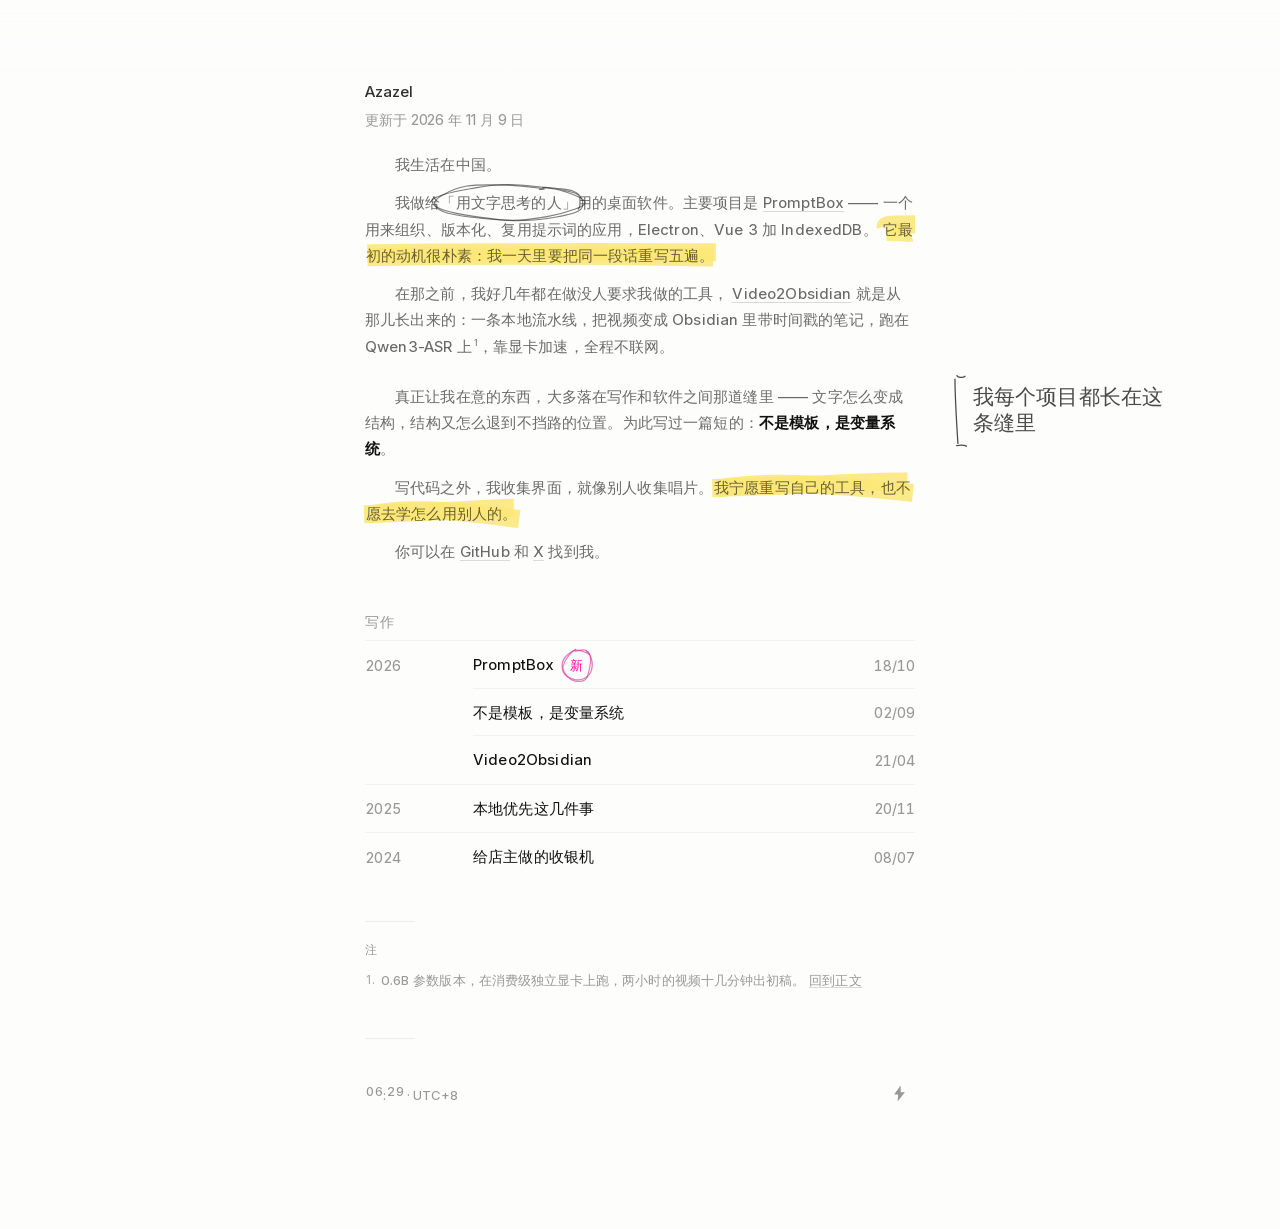
<file: index.html>
<!DOCTYPE html>
<html lang="zh-CN">
<head>
<meta charset="utf-8">
<meta name="viewport" content="width=device-width, initial-scale=1">
<title>Azazel</title>
<meta name="description" content="做本地优先工具的人。PromptBox、Video2Obsidian 的作者。">
<meta name="color-scheme" content="light">
<meta property="og:title" content="Azazel">
<meta property="og:description" content="做本地优先工具的人。PromptBox、Video2Obsidian 的作者。">
<meta property="og:type" content="website">
<link rel="icon" href="data:image/svg+xml,%3Csvg xmlns='http://www.w3.org/2000/svg' viewBox='0 0 24 24'%3E%3Crect width='24' height='24' rx='5' fill='%23fdfdfc'/%3E%3Cpath d='M13.4 3 5.6 13.2h5L10.1 21l7.9-10.6h-5.2L13.4 3Z' fill='%23111'/%3E%3C/svg%3E">
<link rel="stylesheet" href="/styles.css">
</head>
<body>

<main class="shell">

  <article class="prose">

    <header>
      <h1>Azazel</h1>
      <time datetime="2026-11-09">更新于 2026 年 11 月 9 日</time>
    </header>

    <p>我生活在中国。</p>

    <p>我做给<span class="circled">「用文字思考的人」</span>用的桌面软件。主要项目是
      <a class="link" href="/articles/promptbox">PromptBox</a> —— 一个用来组织、版本化、复用提示词的应用，Electron、Vue 3 加 IndexedDB。
      <mark>它最初的动机很朴素：我一天里要把同一段话重写五遍。</mark></p>

    <p>在那之前，我好几年都在做没人要求我做的工具，
      <a class="link" href="/articles/video2obsidian">Video2Obsidian</a> 就是从那儿长出来的：一条本地流水线，把视频变成 Obsidian 里带时间戳的笔记，跑在 Qwen3-ASR 上<sup id="fnref-1"><a href="#fn-1">1</a></sup>，靠显卡加速，全程不联网。</p>

    <div class="noted">
      <p>真正让我在意的东西，大多落在<span class="note-anchor" data-note="gap" aria-describedby="note-gap">写作和软件之间那道缝</span>里 —— 文字怎么变成结构，结构又怎么退到不挡路的位置。为此写过一篇短的：<em>不是模板，是变量系统</em>。</p>
      <aside class="side-note" id="note-gap" data-note-for="gap" role="note" tabindex="0">
        <span class="side-note__bracket" aria-hidden="true"></span>
        <span class="side-note__text">我每个项目都长在这条缝里</span>
      </aside>
    </div>

    <p>写代码之外，我收集界面，就像别人收集唱片。<mark>我宁愿重写自己的工具，也不愿去学怎么用别人的。</mark></p>

    <p>你可以在 <a class="link" href="https://github.com/Azazelsanx" target="_blank" rel="noopener noreferrer">GitHub</a>
      和 <a class="link" href="https://x.com/Azazel_sanx" target="_blank" rel="noopener noreferrer">X</a>
      找到我。</p>

  </article>

  <section class="posts">
    <h3 class="posts__title">写作</h3>
    <ul>
      <!-- posts:start · 这一段由 /admin 后台重写，手改请保持结构 -->
      <li>
        <ul>
          <li>
            <a class="post" href="/articles/promptbox">
              <h2>PromptBox<span class="flag">新</span></h2>
              <time datetime="2026-10-18"><span>18/10</span><span>/</span><span>2026</span></time>
            </a>
          </li>
          <li>
            <a class="post" href="/articles/variable-systems">
              <h2>不是模板，是变量系统</h2>
              <time datetime="2026-09-02"><span>02/09</span><span>/</span><span>2026</span></time>
            </a>
          </li>
          <li>
            <a class="post" href="/articles/video2obsidian">
              <h2>Video2Obsidian</h2>
              <time datetime="2026-04-21"><span>21/04</span><span>/</span><span>2026</span></time>
            </a>
          </li>
        </ul>
      </li>

      <li>
        <ul>
          <li>
            <a class="post" href="/articles/local-first">
              <h2>本地优先这几件事</h2>
              <time datetime="2025-11-20"><span>20/11</span><span>/</span><span>2025</span></time>
            </a>
          </li>
        </ul>
      </li>

      <li>
        <ul>
          <li>
            <a class="post" href="/articles/pos">
              <h2>给店主做的收银机</h2>
              <time datetime="2024-07-08"><span>08/07</span><span>/</span><span>2024</span></time>
            </a>
          </li>
        </ul>
      </li>
      <!-- posts:end -->

    </ul>
  </section>

  <section class="footnotes">
    <h2>注</h2>
    <ol>
      <li id="fn-1">0.6B 参数版本，在消费级独立显卡上跑，两小时的视频十几分钟出初稿。
        <a class="link" href="#fnref-1">回到正文</a></li>
    </ol>
  </section>

  <footer class="site-footer">
    <div class="site-footer__inner">
      <div class="site-footer__row">
        <p><span class="clock" id="clock"></span> · UTC+8</p>
        <a class="mark" href="https://github.com/Azazelsanx" target="_blank" rel="noopener noreferrer" aria-label="GitHub">
          <svg width="19" height="19" viewBox="0 0 24 24" fill="currentColor" aria-hidden="true">
            <path d="M13.4 2 5.2 13.4h5.1L9.6 22 18.8 10.5h-5.3L13.4 2Z"/>
          </svg>
        </a>
      </div>
    </div>
  </footer>

</main>

<script>
  // ---- 滚动时钟 -------------------------------------------------------
  // 每一位数字是一个单字宽度的窗口；数值变了，旧字上滑、新字从下方补位。
  (function () {
    var el = document.getElementById("clock");
    if (!el) return;
    var prev = null;
    var EASE = "cubic-bezier(.19,1,.22,1)";
    var DUR = 420;

    function read() {
      return new Intl.DateTimeFormat("en-GB", {
        hour: "2-digit",
        minute: "2-digit",
        hour12: false,
        timeZone: "Asia/Shanghai"
      }).format(new Date());
    }

    function build(str) {
      el.textContent = "";
      str.split("").forEach(function (c) {
        var node = document.createElement("span");
        if (/[0-9]/.test(c)) {
          node.className = "digit";
          var inner = document.createElement("span");
          inner.textContent = c;
          node.appendChild(inner);
        } else {
          node.className = "static";
          node.textContent = c;
        }
        el.appendChild(node);
      });
    }

    function render(str) {
      var chars = str.split("");
      if (!prev || prev.length !== chars.length) {
        build(str);
        prev = chars;
        return;
      }
      for (var i = 0; i < chars.length; i++) {
        if (prev[i] === chars[i]) continue;
        var box = el.children[i];
        if (!box || !/[0-9]/.test(chars[i])) {
          if (box) box.textContent = chars[i];
        } else {
          var incoming = document.createElement("span");
          incoming.textContent = chars[i];
          var outgoing = box.lastElementChild;
          box.appendChild(incoming);
          var anim = incoming.animate(
            [{ transform: "translateY(100%)" }, { transform: "translateY(0)" }],
            { duration: DUR, easing: EASE }
          );
          anim.onfinish = function (node) {
            return function () {
              node.style.transform = "none";
              node.getAnimations().forEach(function (a) { a.cancel(); });
            };
          }(incoming);
          if (outgoing && outgoing !== incoming) {
            outgoing.animate(
              [{ transform: "translateY(0)" }, { transform: "translateY(-100%)" }],
              { duration: DUR, easing: EASE, fill: "forwards" }
            );
            setTimeout(function (n) {
              return function () {
                if (n.parentNode) n.parentNode.removeChild(n);
              };
            }(outgoing), DUR + 60);
          }
        }
        prev[i] = chars[i];
      }
    }

    render(read());
    setInterval(function () { render(read()); }, 4000);
  })();

  // ---- 锚点高亮 -------------------------------------------------------
  // 跳到 #某处 时闪一块黄，五秒内褪掉。
  (function () {
    function highlight() {
      var id = decodeURIComponent(location.hash.slice(1));
      Array.prototype.forEach.call(
        document.querySelectorAll(".target"),
        function (n) { n.classList.remove("target"); }
      );
      if (!id) return;
      var target = document.getElementById(id);
      if (!target) return;
      void target.offsetWidth;
      target.classList.add("target");
      setTimeout(function () { target.classList.remove("target"); }, 5000);
    }
    highlight();
    window.addEventListener("hashchange", highlight);
  })();
</script>

<script src="/assets/vendor/rough-notation.js"></script>
<script src="/assets/js/marginalia.js"></script>
</body>
</html>
</file>
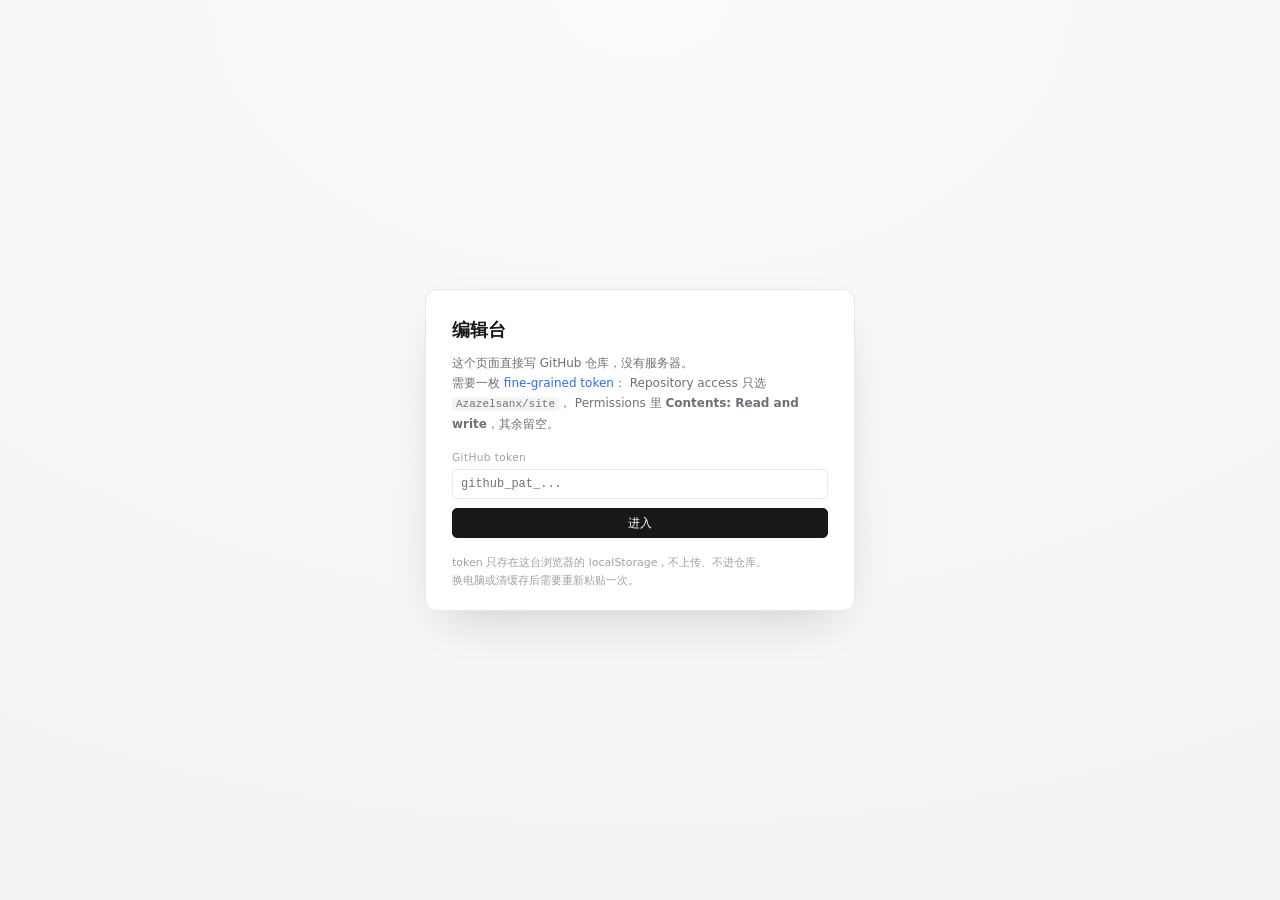
<file: admin/index.html>
<!DOCTYPE html>
<html lang="zh-CN">
<head>
<meta charset="utf-8">
<meta name="viewport" content="width=device-width, initial-scale=1">
<meta name="robots" content="noindex, nofollow">
<title>编辑台 — Azazel</title>
<link rel="stylesheet" href="/admin/admin.css">
<link rel="icon" href="data:image/svg+xml,%3Csvg xmlns='http://www.w3.org/2000/svg' viewBox='0 0 24 24'%3E%3Crect width='24' height='24' rx='5' fill='%23fdfdfc'/%3E%3Cpath d='M13.4 3 5.6 13.2h5L10.1 21l7.9-10.6h-5.2L13.4 3Z' fill='%23111'/%3E%3C/svg%3E">
</head>
<body>

<!-- ---------------- 登录门 ---------------- -->
<div class="gate" id="gate" hidden>
  <div class="gate__card">
    <h1>编辑台</h1>
    <p class="gate__hint">
      这个页面直接写 GitHub 仓库，没有服务器。<br>
      需要一枚 <a href="https://github.com/settings/personal-access-tokens/new" target="_blank" rel="noopener">fine-grained token</a>：
      Repository access 只选 <code>Azazelsanx/site</code>，
      Permissions 里 <b>Contents: Read and write</b>，其余留空。
    </p>
    <form id="gate-form">
      <label class="field">
        <span>GitHub token</span>
        <input class="input input--mono" id="token" type="password"
               placeholder="github_pat_..." autocomplete="off" spellcheck="false">
      </label>
      <button class="btn btn--solid btn--block" id="gate-submit" type="submit">进入</button>
      <p class="gate__error" id="gate-error" hidden></p>
    </form>
    <p class="gate__foot">
      token 只存在这台浏览器的 localStorage，不上传、不进仓库。<br>
      换电脑或清缓存后需要重新粘贴一次。
    </p>
  </div>
</div>

<!-- ---------------- 编辑台 ---------------- -->
<div class="app" id="app" hidden>

  <header class="top">
    <div class="top__l">
      <span class="brand">Azazel</span>
      <span class="brand__sub">编辑台</span>
    </div>

    <div class="top__c">
      <div class="switch">
        <button class="mode-btn on" data-mode="design">装修</button>
        <button class="mode-btn" data-mode="code">源码</button>
      </div>
      <div class="devices">
        <button data-dev="100" class="on" title="桌面">▭</button>
        <button data-dev="768" title="平板">▯</button>
        <button data-dev="390" title="手机">▮</button>
      </div>
    </div>

    <div class="top__r">
      <button class="ico" id="undo" title="撤销 Ctrl+Z" disabled>↶</button>
      <button class="ico" id="redo" title="重做 Ctrl+Shift+Z" disabled>↷</button>
      <span class="saved" id="saved">—</span>
      <a class="btn btn--ghost" id="open-live" href="#" target="_blank" rel="noopener" hidden>看线上 ↗</a>
      <button class="btn btn--solid" id="publish">发布 <kbd>⌥↵</kbd></button>
    </div>
  </header>

  <div class="work">

    <!-- 左：文章 -->
    <aside class="rail">
      <div class="rail__head">
        <span class="rail__label">文章</span>
        <span class="rail__count" id="rail-count"></span>
      </div>
      <ul class="rail__list" id="rail-list"></ul>
      <div class="rail__foot">
        <button class="btn btn--block btn--sm" id="new-post">＋ 新文章</button>
        <button class="linkish" id="logout">换 token</button>
      </div>
    </aside>

    <!-- 中：画布 -->
    <section class="stage">
      <div class="stage__bar">
        <b id="doc-title">未选择</b>
        <span class="stage__hint" id="status">就绪</span>
      </div>

      <div class="canvas-wrap" id="canvas-wrap" data-device="100">
        <iframe id="cv" title="画布"></iframe>
      </div>

      <div class="code-wrap">
        <textarea id="f-md" spellcheck="false" placeholder="轻标记源码。空行分段，切回装修会按源码重排正文。"></textarea>
      </div>

      <div class="stage__foot">
        <span id="status-line">双击改字 · 拖左侧 ⠿ 排序 · Esc 取消选中</span>
      </div>
    </section>

    <!-- 右：属性 -->
    <aside class="insp">
      <div class="insp__scroll">

        <section class="insp-sec insp-sec--meta">
          <h4>文章</h4>
          <label class="field"><span>标题</span><input class="input" id="f-title" placeholder="文章标题"></label>
          <div class="field-row">
            <label class="field"><span>日期</span><input class="input" id="f-date" type="date"></label>
            <label class="field"><span>角标</span><input class="input" id="f-flag" maxlength="2" placeholder="新"></label>
          </div>
          <label class="field"><span>网址名</span><input class="input input--mono" id="f-slug" placeholder="promptbox"></label>
          <label class="field"><span>摘要</span><input class="input" id="f-desc" placeholder="一句话说清写什么"></label>
        </section>

        <div class="insp-empty" id="insp-empty">
          <b>点画布里的任意一块</b>
          <span>段落、标题、列表、图片都能选中；双击直接改字。</span>
        </div>

        <div id="insp-elem" hidden></div>

        <section class="insp-sec insp-sec--theme" id="insp-theme">
          <h4>页面主题 <button class="mini" data-reset="1">还原</button></h4>
          <div class="ctl"><span class="ctl__k">纸色</span>
            <input class="ctl__color" type="color" value="#fdfdfc" data-theme="bg">
            <span class="ctl__v" data-theme-out="bg" data-def="#fdfdfc">默认</span></div>
          <div class="ctl"><span class="ctl__k">墨色</span>
            <input class="ctl__color" type="color" value="#111111" data-theme="ink">
            <span class="ctl__v" data-theme-out="ink" data-def="#111">默认</span></div>
          <div class="ctl"><span class="ctl__k">强调</span>
            <input class="ctl__color" type="color" value="#ff00aa" data-theme="accent">
            <span class="ctl__v" data-theme-out="accent" data-def="粉">默认</span></div>
          <div class="ctl"><span class="ctl__k">正文宽</span>
            <input class="ctl__range" type="range" min="440" max="760" step="8" value="582" data-theme="measure">
            <span class="ctl__v" data-theme-out="measure" data-def="582">582</span></div>
          <div class="ctl"><span class="ctl__k">字号</span>
            <input class="ctl__range" type="range" min="14" max="22" step="0.5" value="15" data-theme="size">
            <span class="ctl__v" data-theme-out="size" data-def="15">15</span></div>
          <div class="ctl"><span class="ctl__k">行高</span>
            <input class="ctl__range" type="range" min="1.4" max="2.2" step="0.05" value="1.75" data-theme="line">
            <span class="ctl__v" data-theme-out="line" data-def="1.75">1.75</span></div>
          <div class="ctl"><span class="ctl__k">字体</span>
            <div class="seg" data-prop="theme-font">
              <button class="seg__b on" data-val="">默认</button>
              <button class="seg__b" data-val="serif">宋</button>
              <button class="seg__b" data-val="mono">等宽</button>
            </div>
          </div>
        </section>

      </div>

      <div class="insp__foot">
        <button class="btn btn--sm btn--danger btn--block" id="delete">删除这篇文章</button>
      </div>
    </aside>

  </div>
</div>

<script src="/admin/core.js"></script>
<script src="/admin/builder.js"></script>
<script src="/admin/app.js"></script>
</body>
</html>
</file>
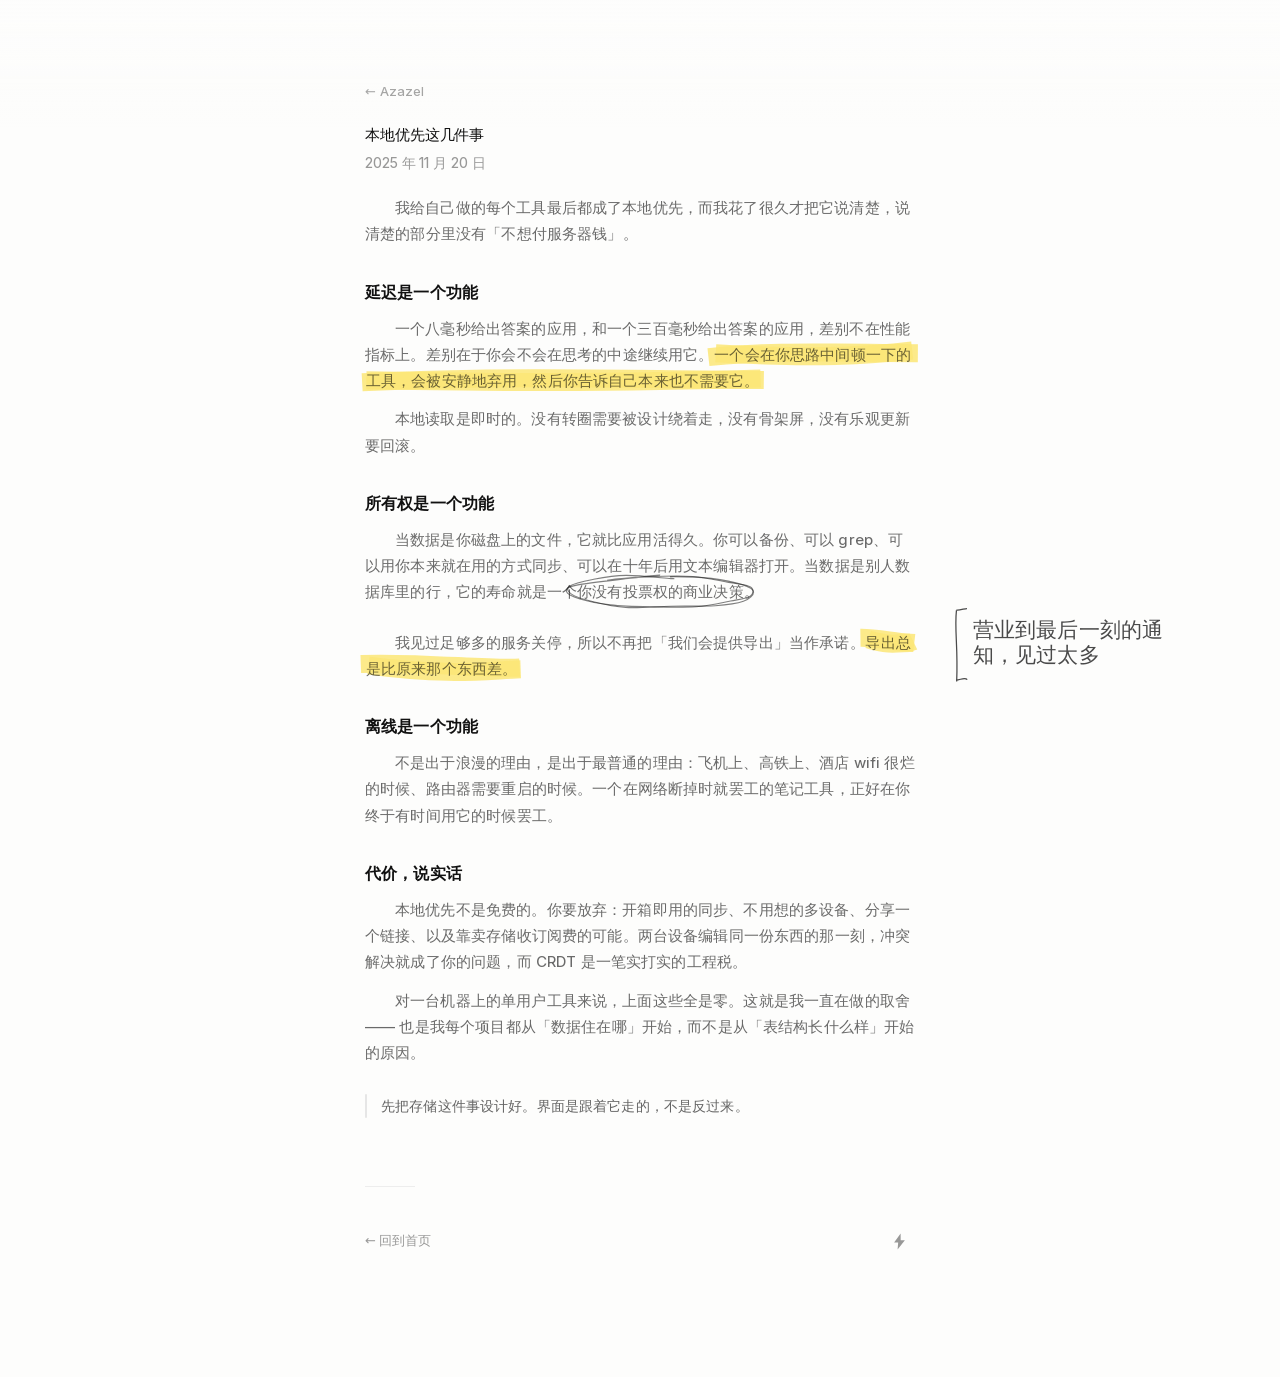
<file: articles/local-first.html>
<!DOCTYPE html>
<html lang="zh-CN">
<head>
<meta charset="utf-8">
<meta name="viewport" content="width=device-width, initial-scale=1">
<title>本地优先这几件事 — Azazel</title>
<meta name="description" content="为什么我做的工具总是把数据留在你机器上。">
<meta name="color-scheme" content="light">
<link rel="icon" href="data:image/svg+xml,%3Csvg xmlns='http://www.w3.org/2000/svg' viewBox='0 0 24 24'%3E%3Crect width='24' height='24' rx='5' fill='%23fdfdfc'/%3E%3Cpath d='M13.4 3 5.6 13.2h5L10.1 21l7.9-10.6h-5.2L13.4 3Z' fill='%23111'/%3E%3C/svg%3E">
<link rel="stylesheet" href="/styles.css">
</head>
<body>

<main class="shell">

  <a class="back" href="/">&larr; Azazel</a>

  <article class="prose">

    <header>
      <h1>本地优先这几件事</h1>
      <time datetime="2025-11-20">2025 年 11 月 20 日</time>
    </header>

    <p>我给自己做的每个工具最后都成了本地优先，而我花了很久才把它说清楚，说清楚的部分里没有「不想付服务器钱」。</p>

    <h2 id="延迟是一个功能">延迟是一个功能</h2>

    <p>一个八毫秒给出答案的应用，和一个三百毫秒给出答案的应用，差别不在性能指标上。差别在于你会不会在思考的中途继续用它。<mark>一个会在你思路中间顿一下的工具，会被安静地弃用，然后你告诉自己本来也不需要它。</mark></p>

    <p>本地读取是即时的。没有转圈需要被设计绕着走，没有骨架屏，没有乐观更新要回滚。</p>

    <h2 id="所有权是一个功能">所有权是一个功能</h2>

    <p>当数据是你磁盘上的文件，它就比应用活得久。你可以备份、可以 grep、可以用你本来就在用的方式同步、可以在十年后用文本编辑器打开。当数据是别人数据库里的行，它的寿命就是一个<span class="circled">你没有投票权的商业决策</span>。</p>

    <div class="noted">
      <p>我见过足够多的服务关停，所以不再把<span class="note-anchor" data-note="export" aria-describedby="note-export">「我们会提供导出」</span>当作承诺。<mark>导出总是比原来那个东西差。</mark></p>
      <aside class="side-note" id="note-export" data-note-for="export" role="note" tabindex="0">
        <span class="side-note__bracket" aria-hidden="true"></span>
        <span class="side-note__text">营业到最后一刻的通知，见过太多</span>
      </aside>
    </div>

    <h2 id="离线是一个功能">离线是一个功能</h2>

    <p>不是出于浪漫的理由，是出于最普通的理由：飞机上、高铁上、酒店 wifi 很烂的时候、路由器需要重启的时候。一个在网络断掉时就罢工的笔记工具，正好在你终于有时间用它的时候罢工。</p>

    <h2 id="代价-说实话">代价，说实话</h2>

    <p>本地优先不是免费的。你要放弃：开箱即用的同步、不用想的多设备、分享一个链接、以及靠卖存储收订阅费的可能。两台设备编辑同一份东西的那一刻，冲突解决就成了你的问题，而 CRDT 是一笔实打实的工程税。</p>

    <p>对一台机器上的单用户工具来说，上面这些全是零。这就是我一直在做的取舍 —— 也是我每个项目都从「数据住在哪」开始，而不是从「表结构长什么样」开始的原因。</p>

    <blockquote>
      <p>先把存储这件事设计好。界面是跟着它走的，不是反过来。</p>
    </blockquote>


  </article>

  <footer class="site-footer">
    <div class="site-footer__inner">
      <div class="site-footer__row">
        <p><a href="/">&larr; 回到首页</a></p>
        <a class="mark" href="https://github.com/Azazelsanx" target="_blank" rel="noopener noreferrer" aria-label="GitHub">
          <svg width="19" height="19" viewBox="0 0 24 24" fill="currentColor" aria-hidden="true">
            <path d="M13.4 2 5.2 13.4h5.1L9.6 22 18.8 10.5h-5.3L13.4 2Z"/>
          </svg>
        </a>
      </div>
    </div>
  </footer>

</main>

<script>
  // 跳到 #某处 时闪一块黄，五秒内褪掉。
  (function () {
    function highlight() {
      var id = decodeURIComponent(location.hash.slice(1));
      Array.prototype.forEach.call(
        document.querySelectorAll(".target"),
        function (n) { n.classList.remove("target"); }
      );
      if (!id) return;
      var target = document.getElementById(id);
      if (!target) return;
      void target.offsetWidth;
      target.classList.add("target");
      setTimeout(function () { target.classList.remove("target"); }, 5000);
    }
    highlight();
    window.addEventListener("hashchange", highlight);
  })();
</script>

<script src="/assets/vendor/rough-notation.js"></script>
<script src="/assets/js/marginalia.js"></script>

</body>
</html>
</file>
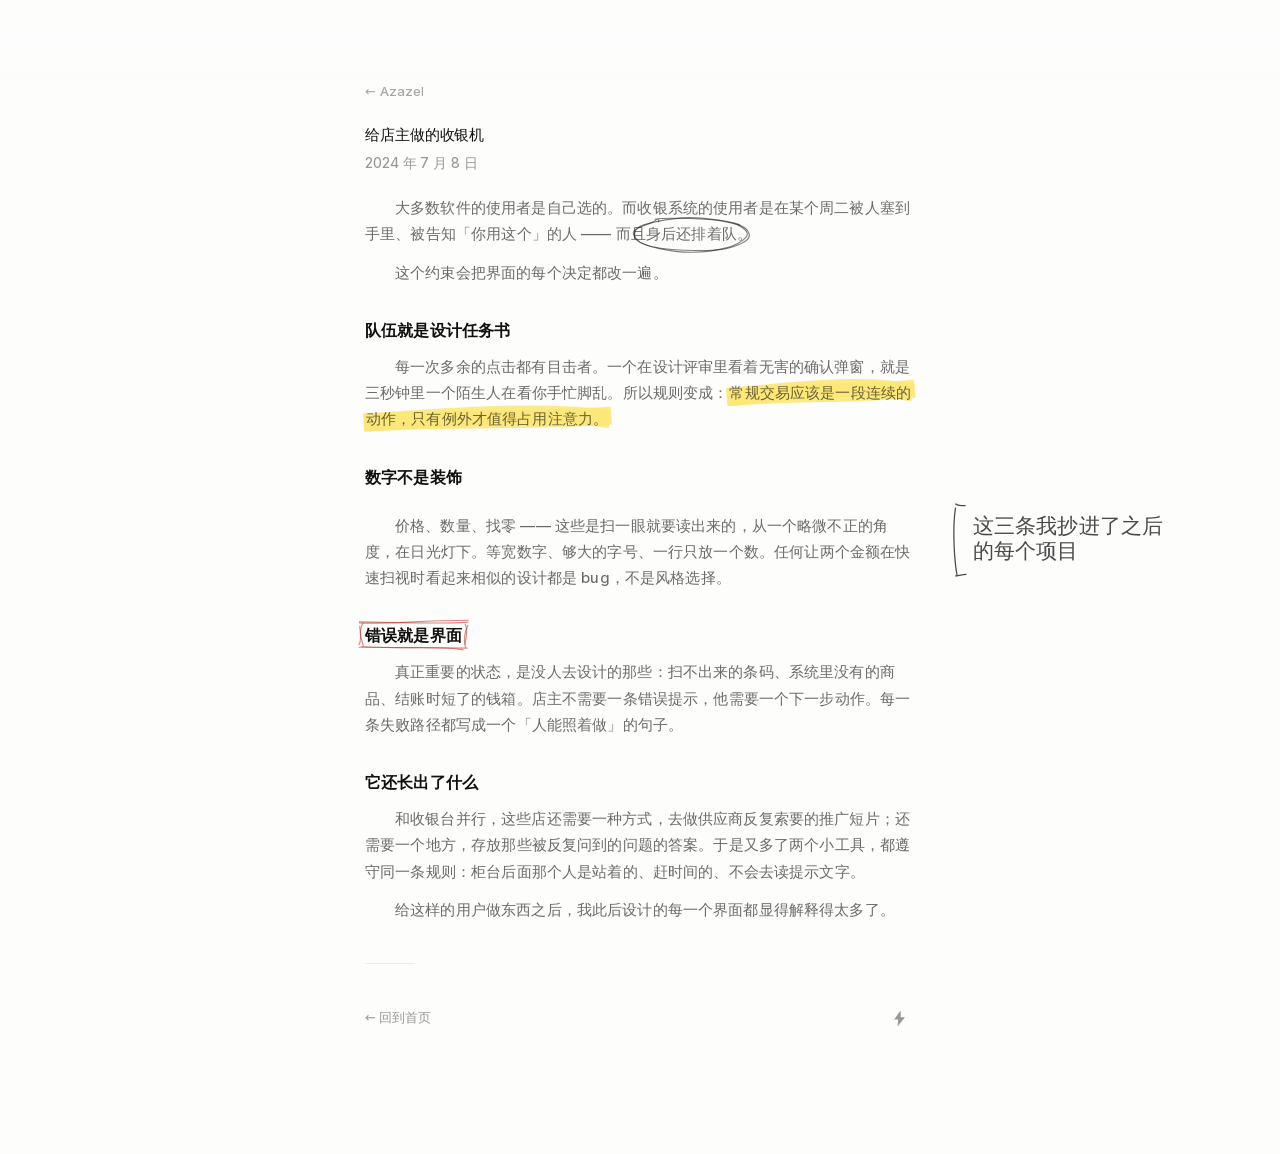
<file: articles/pos.html>
<!DOCTYPE html>
<html lang="zh-CN">
<head>
<meta charset="utf-8">
<meta name="viewport" content="width=device-width, initial-scale=1">
<title>给店主做的收银机 — Azazel</title>
<meta name="description" content="给小店做收银软件，教会了我什么。">
<meta name="color-scheme" content="light">
<link rel="icon" href="data:image/svg+xml,%3Csvg xmlns='http://www.w3.org/2000/svg' viewBox='0 0 24 24'%3E%3Crect width='24' height='24' rx='5' fill='%23fdfdfc'/%3E%3Cpath d='M13.4 3 5.6 13.2h5L10.1 21l7.9-10.6h-5.2L13.4 3Z' fill='%23111'/%3E%3C/svg%3E">
<link rel="stylesheet" href="/styles.css">
</head>
<body>

<main class="shell">

  <a class="back" href="/">&larr; Azazel</a>

  <article class="prose">

    <header>
      <h1>给店主做的收银机</h1>
      <time datetime="2024-07-08">2024 年 7 月 8 日</time>
    </header>

    <p>大多数软件的使用者是自己选的。而收银系统的使用者是在某个周二被人塞到手里、被告知「你用这个」的人 —— 而且<span class="circled">身后还排着队</span>。</p>

    <p>这个约束会把界面的每个决定都改一遍。</p>

    <h2 id="队伍就是设计任务书">队伍就是设计任务书</h2>

    <p>每一次多余的点击都有目击者。一个在设计评审里看着无害的确认弹窗，就是三秒钟里一个陌生人在看你手忙脚乱。所以规则变成：<mark>常规交易应该是一段连续的动作，只有例外才值得占用注意力。</mark></p>

    <h2 id="数字不是装饰">数字不是装饰</h2>

    <div class="noted">
      <p>价格、数量、找零 —— 这些是扫一眼就要读出来的，从一个略微不正的角度，在日光灯下。<span class="note-anchor" data-note="tabular" aria-describedby="note-tabular">等宽数字、够大的字号、一行只放一个数</span>。任何让两个金额在快速扫视时看起来相似的设计都是 bug，不是风格选择。</p>
      <aside class="side-note" id="note-tabular" data-note-for="tabular" role="note" tabindex="0">
        <span class="side-note__bracket" aria-hidden="true"></span>
        <span class="side-note__text">这三条我抄进了之后的每个项目</span>
      </aside>
    </div>

    <h2 id="错误就是界面"><span class="boxed">错误就是界面</span></h2>

    <p>真正重要的状态，是没人去设计的那些：扫不出来的条码、系统里没有的商品、结账时短了的钱箱。店主不需要一条错误提示，他需要一个下一步动作。每一条失败路径都写成一个「人能照着做」的句子。</p>

    <h2 id="它还长出了什么">它还长出了什么</h2>

    <p>和收银台并行，这些店还需要一种方式，去做供应商反复索要的推广短片；还需要一个地方，存放那些被反复问到的问题的答案。于是又多了两个小工具，都遵守同一条规则：柜台后面那个人是站着的、赶时间的、不会去读提示文字。</p>

    <p>给这样的用户做东西之后，我此后设计的每一个界面都显得解释得太多了。</p>


  </article>

  <footer class="site-footer">
    <div class="site-footer__inner">
      <div class="site-footer__row">
        <p><a href="/">&larr; 回到首页</a></p>
        <a class="mark" href="https://github.com/Azazelsanx" target="_blank" rel="noopener noreferrer" aria-label="GitHub">
          <svg width="19" height="19" viewBox="0 0 24 24" fill="currentColor" aria-hidden="true">
            <path d="M13.4 2 5.2 13.4h5.1L9.6 22 18.8 10.5h-5.3L13.4 2Z"/>
          </svg>
        </a>
      </div>
    </div>
  </footer>

</main>

<script>
  // 跳到 #某处 时闪一块黄，五秒内褪掉。
  (function () {
    function highlight() {
      var id = decodeURIComponent(location.hash.slice(1));
      Array.prototype.forEach.call(
        document.querySelectorAll(".target"),
        function (n) { n.classList.remove("target"); }
      );
      if (!id) return;
      var target = document.getElementById(id);
      if (!target) return;
      void target.offsetWidth;
      target.classList.add("target");
      setTimeout(function () { target.classList.remove("target"); }, 5000);
    }
    highlight();
    window.addEventListener("hashchange", highlight);
  })();
</script>

<script src="/assets/vendor/rough-notation.js"></script>
<script src="/assets/js/marginalia.js"></script>

</body>
</html>
</file>
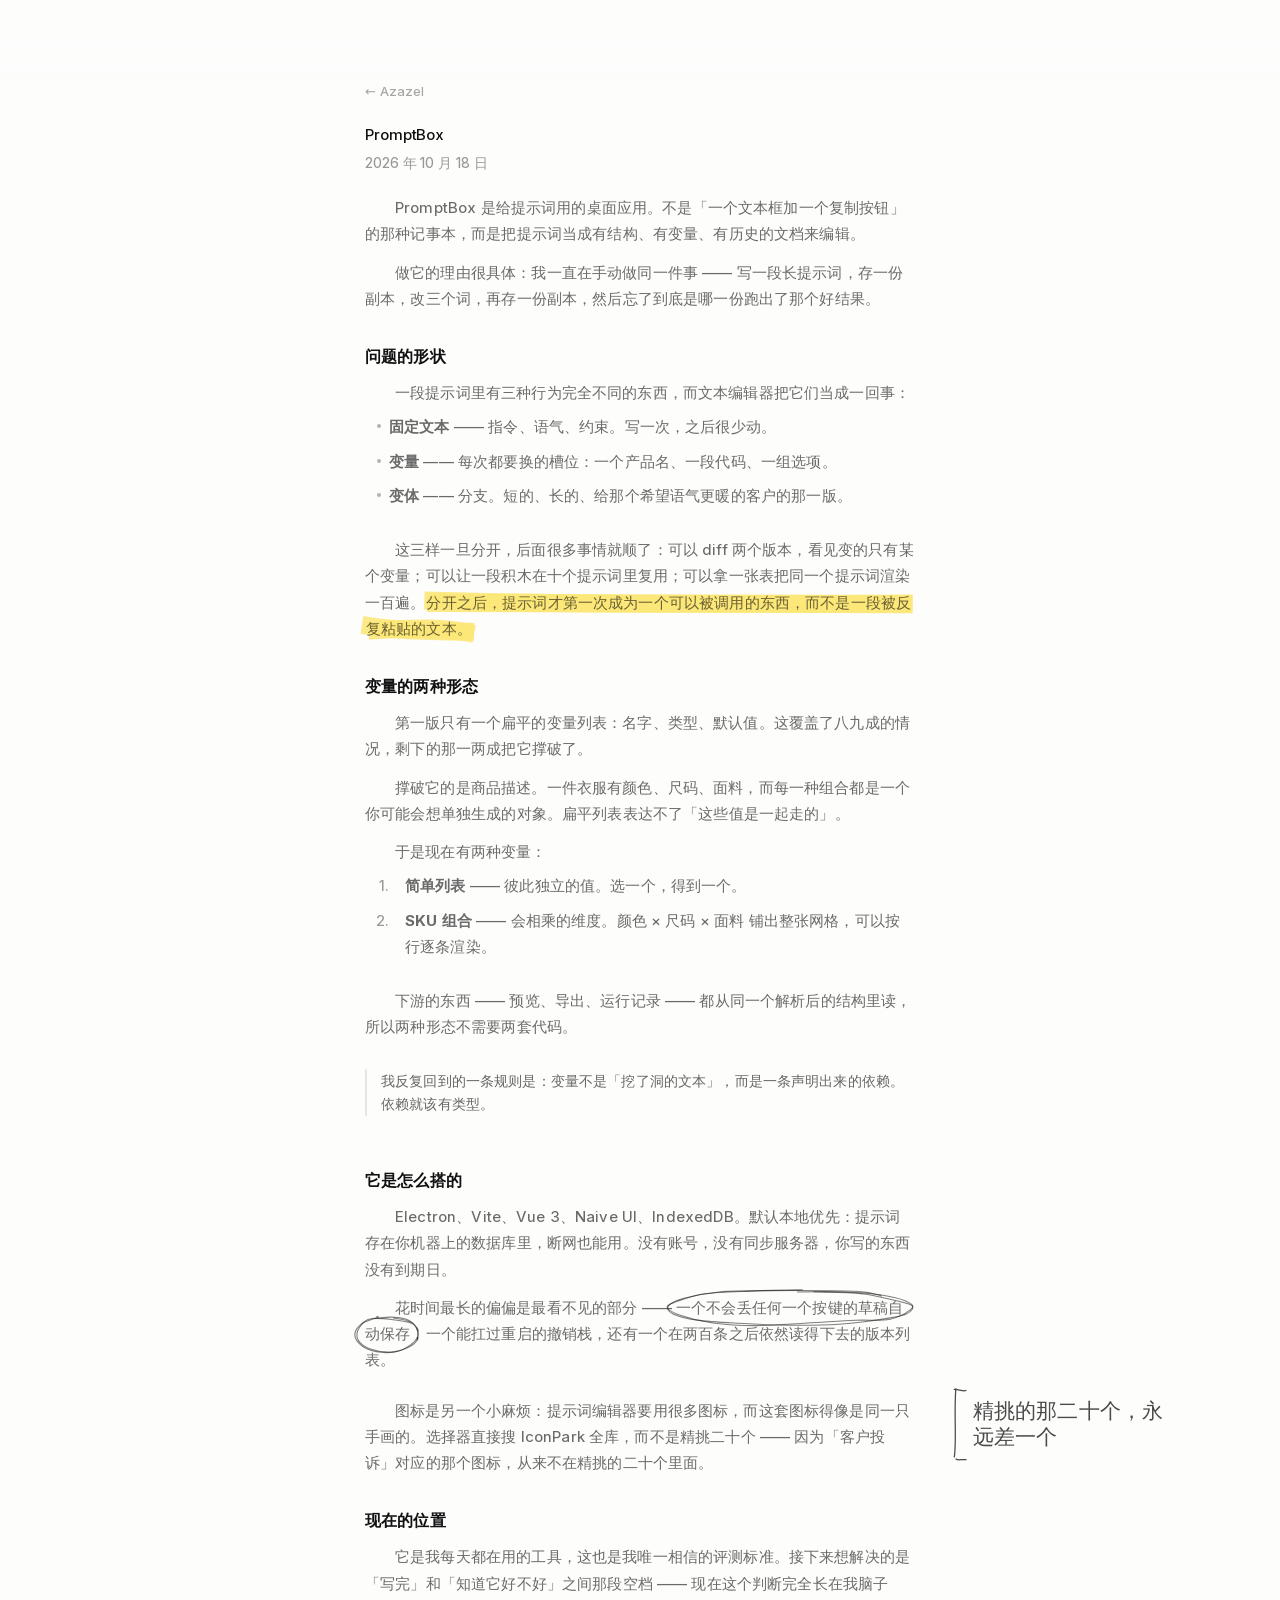
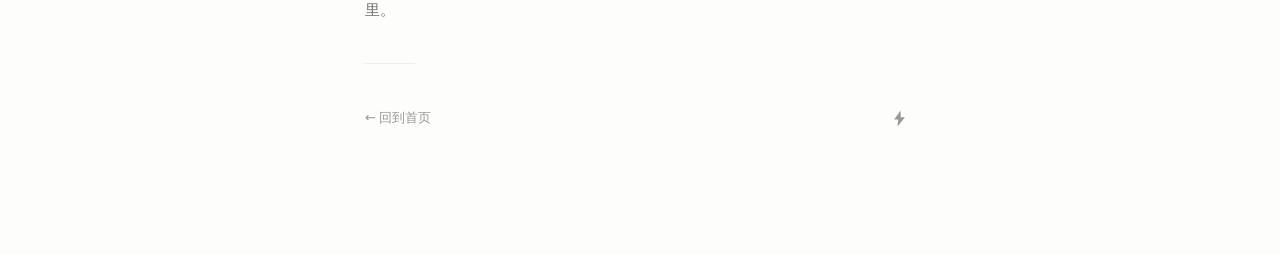
<file: articles/promptbox.html>
<!DOCTYPE html>
<html lang="zh-CN">
<head>
<meta charset="utf-8">
<meta name="viewport" content="width=device-width, initial-scale=1">
<title>PromptBox — Azazel</title>
<meta name="description" content="一个用来组织、版本化、复用提示词的桌面应用。">
<meta name="color-scheme" content="light">
<link rel="icon" href="data:image/svg+xml,%3Csvg xmlns='http://www.w3.org/2000/svg' viewBox='0 0 24 24'%3E%3Crect width='24' height='24' rx='5' fill='%23fdfdfc'/%3E%3Cpath d='M13.4 3 5.6 13.2h5L10.1 21l7.9-10.6h-5.2L13.4 3Z' fill='%23111'/%3E%3C/svg%3E">
<link rel="stylesheet" href="/styles.css">
</head>
<body>

<main class="shell">

  <a class="back" href="/">&larr; Azazel</a>

  <article class="prose">

    <header>
      <h1>PromptBox</h1>
      <time datetime="2026-10-18">2026 年 10 月 18 日</time>
    </header>

    <p>PromptBox 是给提示词用的桌面应用。不是「一个文本框加一个复制按钮」的那种记事本，而是把提示词当成有结构、有变量、有历史的文档来编辑。</p>

    <p>做它的理由很具体：我一直在手动做同一件事 —— 写一段长提示词，存一份副本，改三个词，再存一份副本，然后忘了到底是哪一份跑出了那个好结果。</p>

    <h2 id="问题的形状">问题的形状</h2>

    <p>一段提示词里有三种行为完全不同的东西，而文本编辑器把它们当成一回事：</p>

    <ul>
      <li><strong>固定文本</strong> —— 指令、语气、约束。写一次，之后很少动。</li>
      <li><strong>变量</strong> —— 每次都要换的槽位：一个产品名、一段代码、一组选项。</li>
      <li><strong>变体</strong> —— 分支。短的、长的、给那个希望语气更暖的客户的那一版。</li>
    </ul>

    <p>这三样一旦分开，后面很多事情就顺了：可以 diff 两个版本，看见变的只有某个变量；可以让一段积木在十个提示词里复用；可以拿一张表把同一个提示词渲染一百遍。<mark>分开之后，提示词才第一次成为一个可以被调用的东西，而不是一段被反复粘贴的文本。</mark></p>

    <h2 id="变量的两种形态">变量的两种形态</h2>

    <p>第一版只有一个扁平的变量列表：名字、类型、默认值。这覆盖了八九成的情况，剩下的那一两成把它撑破了。</p>

    <p>撑破它的是商品描述。一件衣服有颜色、尺码、面料，而每一种组合都是一个你可能会想单独生成的对象。扁平列表表达不了「这些值是一起走的」。</p>

    <p>于是现在有两种变量：</p>

    <ol>
      <li><strong>简单列表</strong> —— 彼此独立的值。选一个，得到一个。</li>
      <li><strong>SKU 组合</strong> —— 会相乘的维度。颜色 × 尺码 × 面料 铺出整张网格，可以按行逐条渲染。</li>
    </ol>

    <p>下游的东西 —— 预览、导出、运行记录 —— 都从同一个解析后的结构里读，所以两种形态不需要两套代码。</p>

    <blockquote>
      <p>我反复回到的一条规则是：变量不是「挖了洞的文本」，而是一条声明出来的依赖。依赖就该有类型。</p>
    </blockquote>

    <h2 id="它是怎么搭的">它是怎么搭的</h2>

    <p>Electron、Vite、Vue 3、Naive UI、IndexedDB。默认本地优先：提示词存在你机器上的数据库里，断网也能用。没有账号，没有同步服务器，你写的东西没有到期日。</p>

    <p>花时间最长的偏偏是最看不见的部分 —— <span class="circled">一个不会丢任何一个按键的草稿自动保存</span>，一个能扛过重启的撤销栈，还有一个在两百条之后依然读得下去的版本列表。</p>

    <div class="noted">
      <p>图标是另一个小麻烦：提示词编辑器要用很多图标，而这套图标得像是同一只手画的。选择器直接搜 IconPark 全库，而不是<span class="note-anchor" data-note="icons" aria-describedby="note-icons">精挑二十个</span> —— 因为「客户投诉」对应的那个图标，从来不在精挑的二十个里面。</p>
      <aside class="side-note" id="note-icons" data-note-for="icons" role="note" tabindex="0">
        <span class="side-note__bracket" aria-hidden="true"></span>
        <span class="side-note__text">精挑的那二十个，永远差一个</span>
      </aside>
    </div>

    <h2 id="现在的位置">现在的位置</h2>

    <p>它是我每天都在用的工具，这也是我唯一相信的评测标准。接下来想解决的是「写完」和「知道它好不好」之间那段空档 —— 现在这个判断完全长在我脑子里。</p>


  </article>

  <footer class="site-footer">
    <div class="site-footer__inner">
      <div class="site-footer__row">
        <p><a href="/">&larr; 回到首页</a></p>
        <a class="mark" href="https://github.com/Azazelsanx" target="_blank" rel="noopener noreferrer" aria-label="GitHub">
          <svg width="19" height="19" viewBox="0 0 24 24" fill="currentColor" aria-hidden="true">
            <path d="M13.4 2 5.2 13.4h5.1L9.6 22 18.8 10.5h-5.3L13.4 2Z"/>
          </svg>
        </a>
      </div>
    </div>
  </footer>

</main>

<script>
  // 跳到 #某处 时闪一块黄，五秒内褪掉。
  (function () {
    function highlight() {
      var id = decodeURIComponent(location.hash.slice(1));
      Array.prototype.forEach.call(
        document.querySelectorAll(".target"),
        function (n) { n.classList.remove("target"); }
      );
      if (!id) return;
      var target = document.getElementById(id);
      if (!target) return;
      void target.offsetWidth;
      target.classList.add("target");
      setTimeout(function () { target.classList.remove("target"); }, 5000);
    }
    highlight();
    window.addEventListener("hashchange", highlight);
  })();
</script>

<script src="/assets/vendor/rough-notation.js"></script>
<script src="/assets/js/marginalia.js"></script>

</body>
</html>
</file>
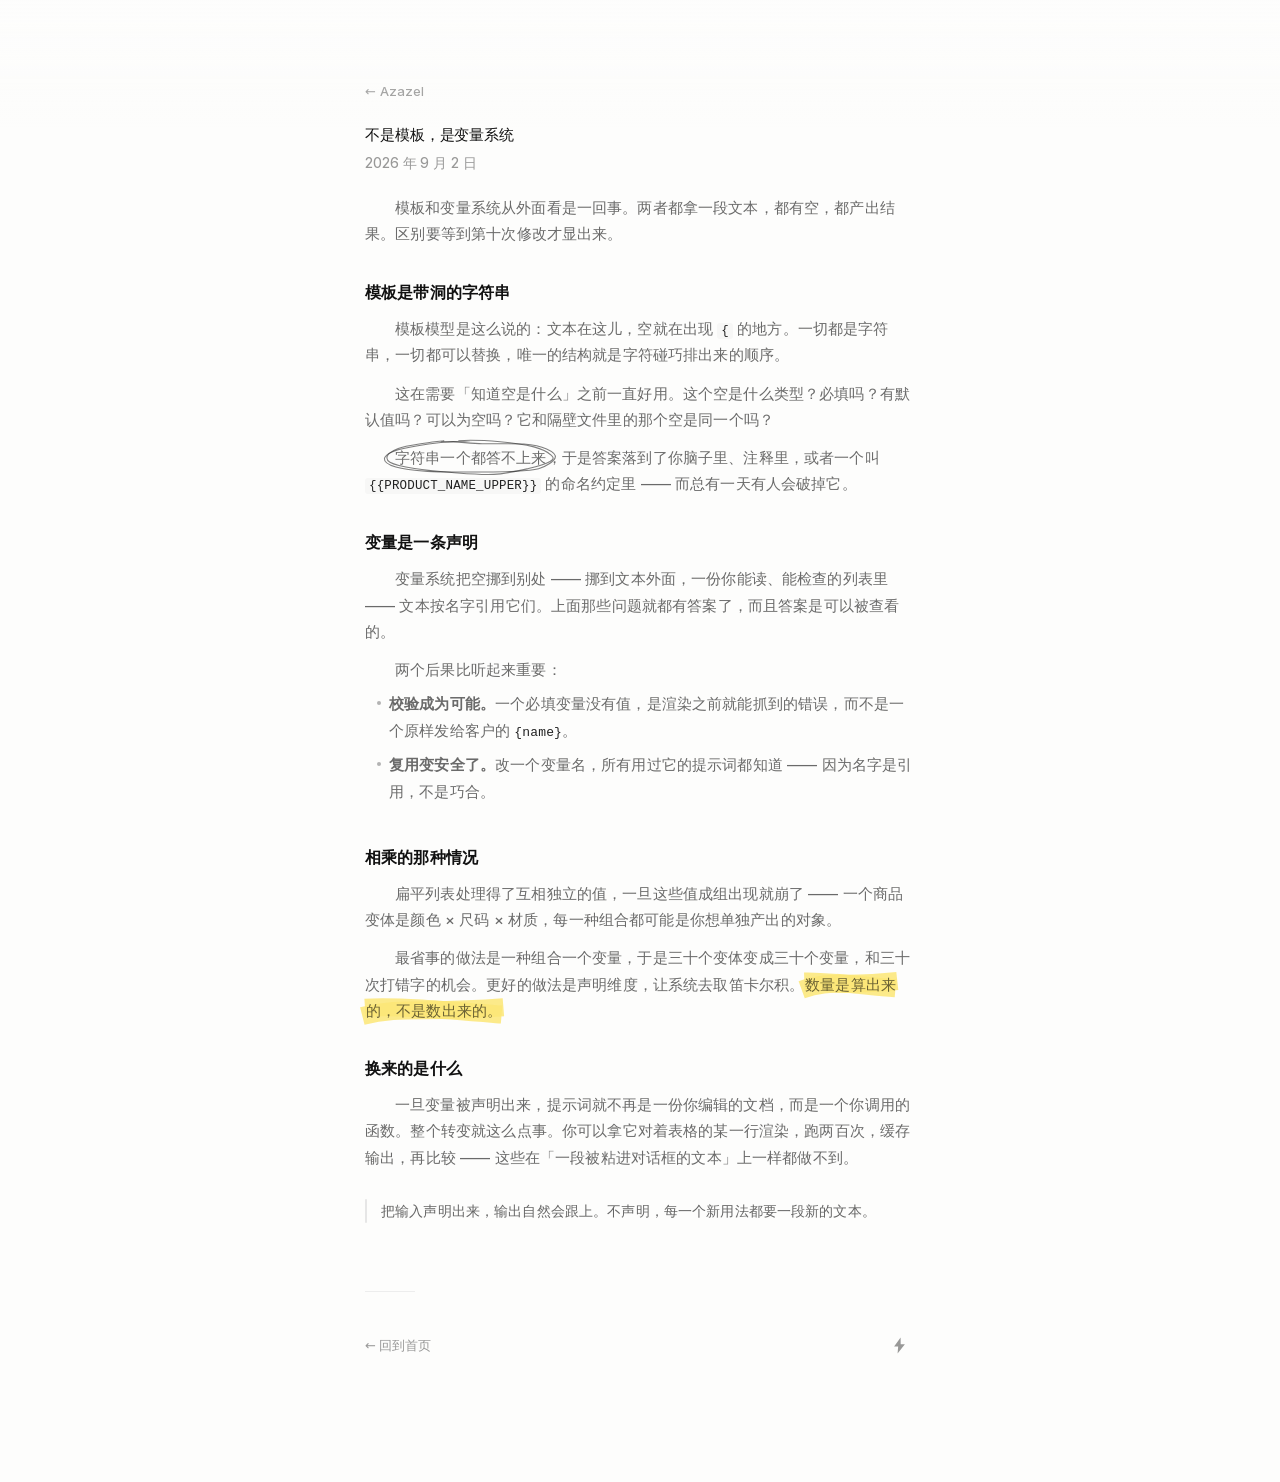
<file: articles/variable-systems.html>
<!DOCTYPE html>
<html lang="zh-CN">
<head>
<meta charset="utf-8">
<meta name="viewport" content="width=device-width, initial-scale=1">
<title>不是模板，是变量系统 — Azazel</title>
<meta name="description" content="关于「填空」和「声明依赖」之间的区别。">
<meta name="color-scheme" content="light">
<link rel="icon" href="data:image/svg+xml,%3Csvg xmlns='http://www.w3.org/2000/svg' viewBox='0 0 24 24'%3E%3Crect width='24' height='24' rx='5' fill='%23fdfdfc'/%3E%3Cpath d='M13.4 3 5.6 13.2h5L10.1 21l7.9-10.6h-5.2L13.4 3Z' fill='%23111'/%3E%3C/svg%3E">
<link rel="stylesheet" href="/styles.css">
</head>
<body>

<main class="shell">

  <a class="back" href="/">&larr; Azazel</a>

  <article class="prose">

    <header>
      <h1>不是模板，是变量系统</h1>
      <time datetime="2026-09-02">2026 年 9 月 2 日</time>
    </header>

    <p>模板和变量系统从外面看是一回事。两者都拿一段文本，都有空，都产出结果。区别要等到第十次修改才显出来。</p>

    <h2 id="模板是带洞的字符串">模板是带洞的字符串</h2>

    <p>模板模型是这么说的：文本在这儿，空就在出现 <code>{</code> 的地方。一切都是字符串，一切都可以替换，唯一的结构就是字符碰巧排出来的顺序。</p>

    <p>这在需要「知道空是什么」之前一直好用。这个空是什么类型？必填吗？有默认值吗？可以为空吗？它和隔壁文件里的那个空是同一个吗？</p>

    <p><span class="circled">字符串一个都答不上来</span>，于是答案落到了你脑子里、注释里，或者一个叫 <code>{{PRODUCT_NAME_UPPER}}</code> 的命名约定里 —— 而总有一天有人会破掉它。</p>

    <h2 id="变量是一条声明">变量是一条声明</h2>

    <p>变量系统把空挪到别处 —— 挪到文本外面，一份你能读、能检查的列表里 —— 文本按名字引用它们。上面那些问题就都有答案了，而且答案是可以被查看的。</p>

    <p>两个后果比听起来重要：</p>

    <ul>
      <li><strong>校验成为可能。</strong>一个必填变量没有值，是渲染之前就能抓到的错误，而不是一个原样发给客户的 <code>{name}</code>。</li>
      <li><strong>复用变安全了。</strong>改一个变量名，所有用过它的提示词都知道 —— 因为名字是引用，不是巧合。</li>
    </ul>

    <h2 id="相乘的那种情况">相乘的那种情况</h2>

    <p>扁平列表处理得了互相独立的值，一旦这些值成组出现就崩了 —— 一个商品变体是颜色 × 尺码 × 材质，每一种组合都可能是你想单独产出的对象。</p>

    <p>最省事的做法是一种组合一个变量，于是三十个变体变成三十个变量，和三十次打错字的机会。更好的做法是声明维度，让系统去取笛卡尔积。<mark>数量是算出来的，不是数出来的。</mark></p>

    <h2 id="换来的是什么">换来的是什么</h2>

    <p>一旦变量被声明出来，提示词就不再是一份你编辑的文档，而是一个你调用的函数。整个转变就这么点事。你可以拿它对着表格的某一行渲染，跑两百次，缓存输出，再比较 —— 这些在「一段被粘进对话框的文本」上一样都做不到。</p>

    <blockquote>
      <p>把输入声明出来，输出自然会跟上。不声明，每一个新用法都要一段新的文本。</p>
    </blockquote>


  </article>

  <footer class="site-footer">
    <div class="site-footer__inner">
      <div class="site-footer__row">
        <p><a href="/">&larr; 回到首页</a></p>
        <a class="mark" href="https://github.com/Azazelsanx" target="_blank" rel="noopener noreferrer" aria-label="GitHub">
          <svg width="19" height="19" viewBox="0 0 24 24" fill="currentColor" aria-hidden="true">
            <path d="M13.4 2 5.2 13.4h5.1L9.6 22 18.8 10.5h-5.3L13.4 2Z"/>
          </svg>
        </a>
      </div>
    </div>
  </footer>

</main>

<script>
  // 跳到 #某处 时闪一块黄，五秒内褪掉。
  (function () {
    function highlight() {
      var id = decodeURIComponent(location.hash.slice(1));
      Array.prototype.forEach.call(
        document.querySelectorAll(".target"),
        function (n) { n.classList.remove("target"); }
      );
      if (!id) return;
      var target = document.getElementById(id);
      if (!target) return;
      void target.offsetWidth;
      target.classList.add("target");
      setTimeout(function () { target.classList.remove("target"); }, 5000);
    }
    highlight();
    window.addEventListener("hashchange", highlight);
  })();
</script>

<script src="/assets/vendor/rough-notation.js"></script>
<script src="/assets/js/marginalia.js"></script>

</body>
</html>
</file>
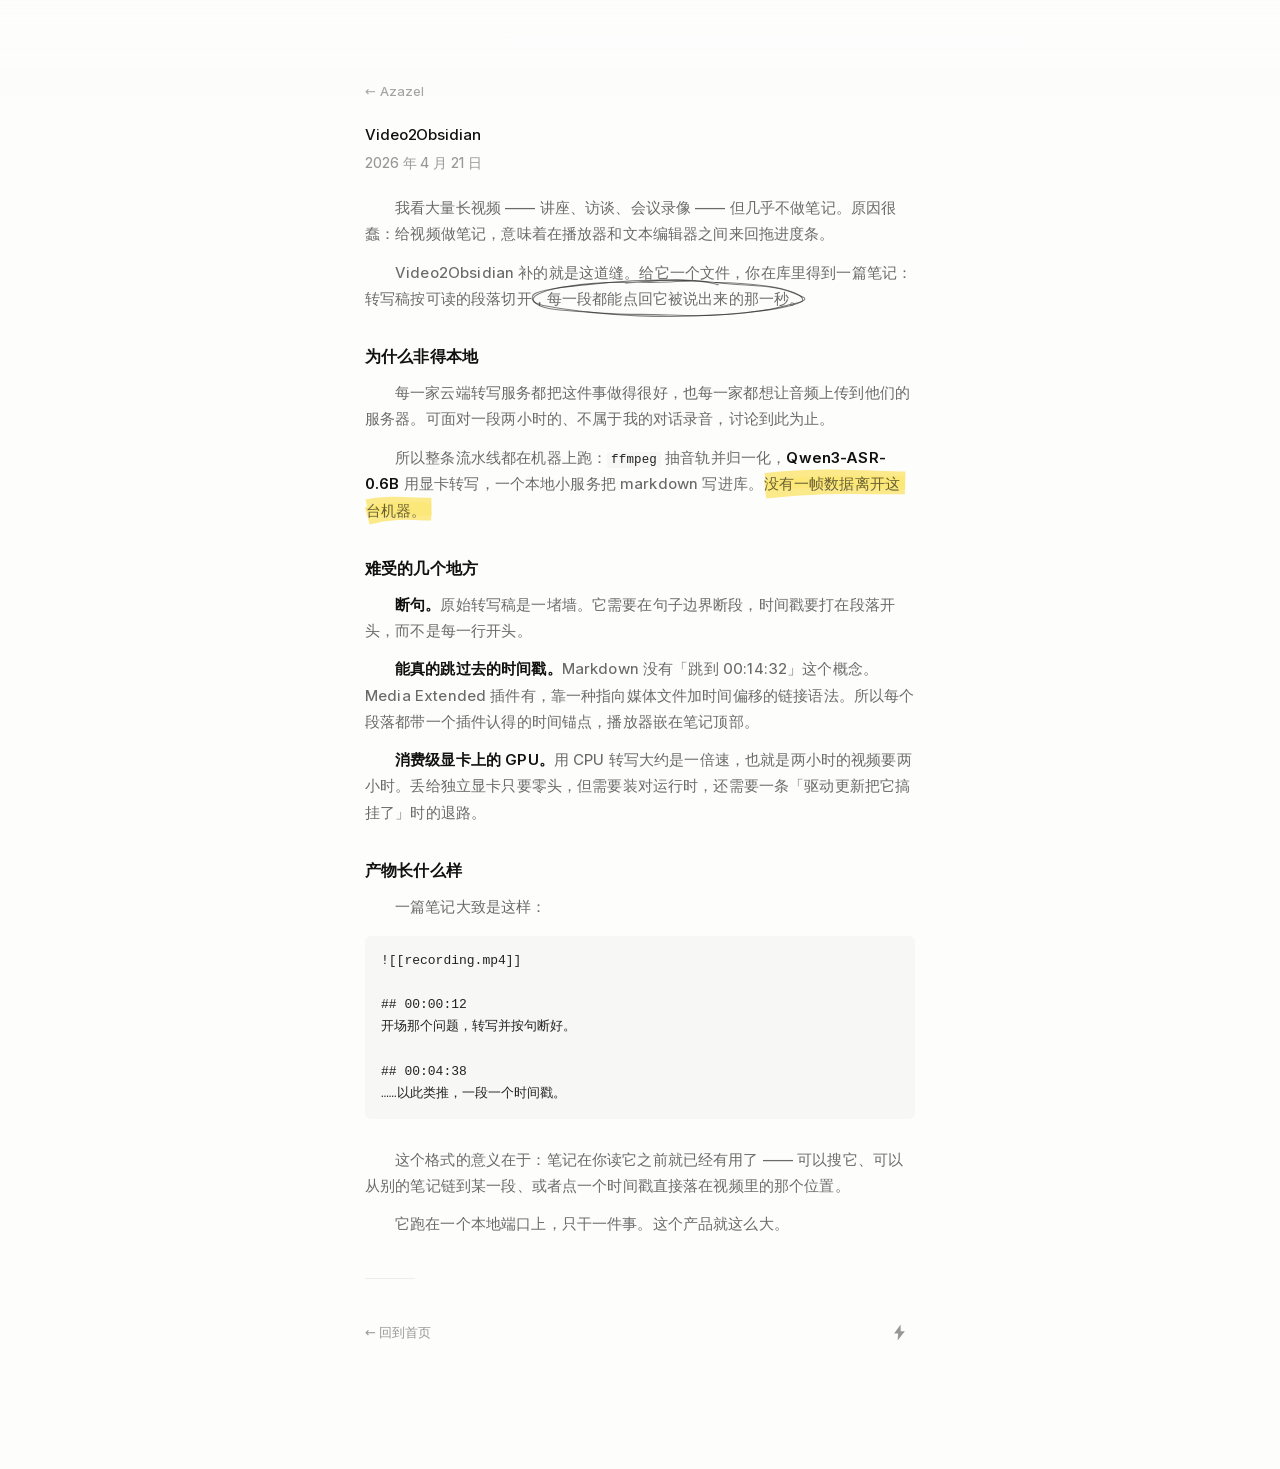
<file: articles/video2obsidian.html>
<!DOCTYPE html>
<html lang="zh-CN">
<head>
<meta charset="utf-8">
<meta name="viewport" content="width=device-width, initial-scale=1">
<title>Video2Obsidian — Azazel</title>
<meta name="description" content="把视频变成 Obsidian 里带时间戳的笔记，全程本地。">
<meta name="color-scheme" content="light">
<link rel="icon" href="data:image/svg+xml,%3Csvg xmlns='http://www.w3.org/2000/svg' viewBox='0 0 24 24'%3E%3Crect width='24' height='24' rx='5' fill='%23fdfdfc'/%3E%3Cpath d='M13.4 3 5.6 13.2h5L10.1 21l7.9-10.6h-5.2L13.4 3Z' fill='%23111'/%3E%3C/svg%3E">
<link rel="stylesheet" href="/styles.css">
</head>
<body>

<main class="shell">

  <a class="back" href="/">&larr; Azazel</a>

  <article class="prose">

    <header>
      <h1>Video2Obsidian</h1>
      <time datetime="2026-04-21">2026 年 4 月 21 日</time>
    </header>

    <p>我看大量长视频 —— 讲座、访谈、会议录像 —— 但几乎不做笔记。原因很蠢：给视频做笔记，意味着在播放器和文本编辑器之间来回拖进度条。</p>

    <p>Video2Obsidian 补的就是这道缝。给它一个文件，你在库里得到一篇笔记：转写稿按可读的段落切开，<span class="circled">每一段都能点回它被说出来的那一秒</span>。</p>

    <h2 id="为什么非得本地">为什么非得本地</h2>

    <p>每一家云端转写服务都把这件事做得很好，也每一家都想让音频上传到他们的服务器。可面对一段两小时的、不属于我的对话录音，讨论到此为止。</p>

    <p>所以整条流水线都在机器上跑：<code>ffmpeg</code> 抽音轨并归一化，<strong>Qwen3-ASR-0.6B</strong> 用显卡转写，一个本地小服务把 markdown 写进库。<mark>没有一帧数据离开这台机器。</mark></p>

    <h2 id="难受的几个地方">难受的几个地方</h2>

    <p><strong>断句。</strong>原始转写稿是一堵墙。它需要在句子边界断段，时间戳要打在段落开头，而不是每一行开头。</p>

    <p><strong>能真的跳过去的时间戳。</strong>Markdown 没有「跳到 00:14:32」这个概念。Media Extended 插件有，靠一种指向媒体文件加时间偏移的链接语法。所以每个段落都带一个插件认得的时间锚点，播放器嵌在笔记顶部。</p>

    <p><strong>消费级显卡上的 GPU。</strong>用 CPU 转写大约是一倍速，也就是两小时的视频要两小时。丢给独立显卡只要零头，但需要装对运行时，还需要一条「驱动更新把它搞挂了」时的退路。</p>

    <h2 id="产物长什么样">产物长什么样</h2>

    <p>一篇笔记大致是这样：</p>

    <pre><code>![[recording.mp4]]

## 00:00:12
开场那个问题，转写并按句断好。

## 00:04:38
……以此类推，一段一个时间戳。</code></pre>

    <p>这个格式的意义在于：笔记在你读它之前就已经有用了 —— 可以搜它、可以从别的笔记链到某一段、或者点一个时间戳直接落在视频里的那个位置。</p>

    <p>它跑在一个本地端口上，只干一件事。这个产品就这么大。</p>


  </article>

  <footer class="site-footer">
    <div class="site-footer__inner">
      <div class="site-footer__row">
        <p><a href="/">&larr; 回到首页</a></p>
        <a class="mark" href="https://github.com/Azazelsanx" target="_blank" rel="noopener noreferrer" aria-label="GitHub">
          <svg width="19" height="19" viewBox="0 0 24 24" fill="currentColor" aria-hidden="true">
            <path d="M13.4 2 5.2 13.4h5.1L9.6 22 18.8 10.5h-5.3L13.4 2Z"/>
          </svg>
        </a>
      </div>
    </div>
  </footer>

</main>

<script>
  // 跳到 #某处 时闪一块黄，五秒内褪掉。
  (function () {
    function highlight() {
      var id = decodeURIComponent(location.hash.slice(1));
      Array.prototype.forEach.call(
        document.querySelectorAll(".target"),
        function (n) { n.classList.remove("target"); }
      );
      if (!id) return;
      var target = document.getElementById(id);
      if (!target) return;
      void target.offsetWidth;
      target.classList.add("target");
      setTimeout(function () { target.classList.remove("target"); }, 5000);
    }
    highlight();
    window.addEventListener("hashchange", highlight);
  })();
</script>

<script src="/assets/vendor/rough-notation.js"></script>
<script src="/assets/js/marginalia.js"></script>

</body>
</html>
</file>
<file: styles.css>
/* ==========================================================================
   Personal site — typography-first, single column
   Reference feel: warm off-white paper, one narrow measure, no chrome.
   ========================================================================== */

@font-face {
  font-family: "Inter";
  font-style: normal;
  font-weight: 100 900;
  font-display: swap;
  src: url("/assets/fonts/inter-latin.woff2") format("woff2");
}

@font-face {
  font-family: "Newsreader";
  font-style: italic;
  font-weight: 200 800;
  font-display: swap;
  src: url("/assets/fonts/newsreader-italic-latin.woff2") format("woff2");
}

/* 页边批注用的手写体：拉丁部分用 Caveat，汉字回落到系统楷体 */
@font-face {
  font-family: "Caveat";
  font-style: normal;
  font-weight: 400 600;
  font-display: swap;
  src: url("/assets/fonts/caveat-latin.woff2") format("woff2");
}

:root {
  /* ---- ink & paper ---- */
  --body-bg: #fdfdfc;
  --body-color: #111;
  --muted: rgba(0, 0, 0, 0.58);
  --muted-strong: rgba(0, 0, 0, 0.4);
  --muted-soft: rgba(0, 0, 0, 0.32);
  --rule: #f2f2f2;
  --rule-strong: #ededed;
  --underline: #d9d9d9;
  --underline-hover: #666;
  --badge: #ff00aa;

  /* ---- type ---- */
  --font-primary: "Inter", -apple-system, BlinkMacSystemFont, "Segoe UI",
    "PingFang SC", "Hiragino Sans GB", "Microsoft YaHei", "Noto Sans SC",
    system-ui, sans-serif;
  --font-secondary: "Newsreader", "Songti SC", Georgia, serif;
  --font-hand: "Caveat", "Kaiti SC", "STKaiti", "KaiTi", "Songti SC", cursive;
  --font-code: "SF Mono", SFMono-Regular, Consolas, "Liberation Mono", Menlo,
    monospace;

  /* ---- layout ---- */
  --measure: 36.375rem; /* 582px */
  --gutter: 1rem;
  --year-col: 6.75rem;
  --year-col-sm: 3rem;

  /* ---- motion ---- */
  --ease-out: cubic-bezier(0.19, 1, 0.22, 1);
}

/* ---------- reset ---------- */
*,
*::before,
*::after {
  box-sizing: border-box;
}

html {
  background: var(--body-bg);
  color: var(--body-color);
  scroll-behavior: smooth;
}

body {
  margin: 0;
  min-height: 100vh;
  font-family: var(--font-primary);
  font-size: 16px;
  color: rgba(0, 0, 0, 0.58);
  text-rendering: optimizeLegibility;
  -webkit-font-smoothing: antialiased;
  -moz-osx-font-smoothing: grayscale;
  -webkit-tap-highlight-color: transparent;
}

h1, h2, h3, h4, h5, h6, p, ul, ol, li, figure, blockquote {
  margin: 0;
  padding: 0;
}

ul, ol {
  list-style: none;
}

a {
  color: inherit;
  text-decoration: none;
}

::selection {
  background: #d8eaff;
  color: #111;
}

/* ---------- shell ---------- */

.shell {
  padding: 5rem var(--gutter) 2.5rem;
  max-width: var(--measure);
  margin: 0 auto;
}

/* the soft white veil that fades scrolling text out at the top */
.shell::before {
  content: "";
  pointer-events: none;
  z-index: 9;
  position: fixed;
  top: 0;
  left: 0;
  right: 0;
  height: 8rem;
  background: linear-gradient(
    180deg,
    var(--body-bg) 0,
    rgba(253, 253, 252, 0.738) 19%,
    rgba(253, 253, 252, 0.541) 34%,
    rgba(253, 253, 252, 0.382) 47%,
    rgba(253, 253, 252, 0.278) 56.5%,
    rgba(253, 253, 252, 0.194) 65%,
    rgba(253, 253, 252, 0.126) 73%,
    rgba(253, 253, 252, 0.075) 80.2%,
    rgba(253, 253, 252, 0.042) 86.1%,
    rgba(253, 253, 252, 0.021) 91%,
    rgba(253, 253, 252, 0.008) 95.2%,
    rgba(253, 253, 252, 0.002) 98.2%,
    rgba(253, 253, 252, 0) 100%
  );
}

@media screen and (max-width: 768px) {
  .shell {
    padding: 2rem 1.5rem 2.5rem;
  }
  .shell::before {
    height: 2.5rem;
  }
}

/* ---------- prose ---------- */

.prose > * {
  animation: stagger-in 0.5s var(--ease-out) both;
}
.prose > :nth-child(1) { animation-delay: 0s; }
.prose > :nth-child(2) { animation-delay: 0.05s; }
.prose > :nth-child(3) { animation-delay: 0.1s; }
.prose > :nth-child(4) { animation-delay: 0.15s; }
.prose > :nth-child(5) { animation-delay: 0.2s; }
.prose > :nth-child(6) { animation-delay: 0.25s; }
.prose > :nth-child(7) { animation-delay: 0.3s; }
.prose > :nth-child(8) { animation-delay: 0.35s; }
.prose > :nth-child(n + 9) { animation-delay: 0.4s; }

.prose > header {
  display: flex;
  flex-direction: column;
  gap: 0.25rem;
  padding: 0 0 0.5rem;
}

.prose > header h1 {
  font-size: 0.9375rem;
  line-height: 1.5rem;
  font-weight: 500;
  letter-spacing: -0.00563rem;
  color: var(--body-color);
}

.prose > header time {
  font-size: 0.875rem;
  line-height: 1.5rem;
  font-weight: 460;
  letter-spacing: -0.00563rem;
  color: var(--muted-strong);
}

.prose > p,
.noted > p,
.prose > p + h1 {
  padding-top: 0.75rem;
}

.prose > p,
.noted > p {
  font-size: 0.9375rem; /* 15px */
  font-weight: 460;
  line-height: 1.75;
  letter-spacing: 0.01em;
  text-indent: 2em; /* 中文段首空两字 */
}

.prose > p strong,
.noted > p strong {
  font-weight: 600;
  color: var(--body-color);
}

/* 中文没有真斜体，强调改为加粗压深 */
.prose > p em,
.noted > p em {
  font-style: normal;
  font-weight: 600;
  color: var(--body-color);
  line-height: inherit;
}

.prose > p.soft {
  color: var(--muted);
}

/* ---------- 荧光笔划线 ---------- */
/* 没装 JS 时用渐变兜底；JS 一接手就把底色撤掉，让手绘引擎重新涂一遍 */
.prose mark {
  color: inherit;
  background: linear-gradient(transparent 52%, #fdf3a8 52%);
  -webkit-box-decoration-break: clone;
  box-decoration-break: clone;
  padding: 0 0.05em;
}

.prose mark.mark-live {
  background: none;
}

/* ---------- 手绘标记 ---------- */
/* 圈、方框、荧光笔、方括号的 SVG 都由 rough-notation 现场插入，
   这里只保证它不吃鼠标事件、不被裁切 */

.rough-annotation {
  pointer-events: none;
  overflow: visible;
}

.circled,
.boxed {
  position: relative;
}

/* ---------- 页边手写批注 ---------- */

.noted {
  position: relative;
  padding-top: 0.75rem;
}

.side-note {
  position: absolute;
  top: 50%;
  left: 100%;
  margin-left: 3.25rem;
  width: 12.5rem;
  padding-left: 0.35rem; /* 给方括号让位 */
  transform: translateY(-50%) rotate(0deg);
  opacity: 1;
  font-family: var(--font-hand);
  font-size: 1.3125rem;
  font-weight: 500;
  line-height: 1.22;
  letter-spacing: 0.01em;
  color: #4a4a4a;
  cursor: default;
  transition: opacity 0.45s ease, transform 0.75s var(--ease-out),
    color 0.2s ease;
}

/* 没装 JS 时批注就是普通可见文字；JS 会先上膛（藏起来），再放出来 */
.side-note.is-armed {
  opacity: 0;
  transform: translateY(-50%) rotate(-1.2deg);
}

.side-note.is-shown {
  opacity: 1;
  transform: translateY(-50%) rotate(0deg);
}

.side-note:focus-visible {
  outline: 2px solid #3e9fff;
  outline-offset: 0.5rem;
  border-radius: 0.25rem;
}

/* 方括号由 rough-notation 画在这个细条上，颜色跟着批注文字走 */
.side-note__bracket {
  position: absolute;
  left: 0;
  top: 3px;
  bottom: 3px;
  width: 1px;
  pointer-events: none;
}

/* 写字式揭示：斜向擦除，从左上写到右下 */
.side-note__text {
  display: block;
  -webkit-mask-image: linear-gradient(114deg, #000 36%, transparent 45%);
  mask-image: linear-gradient(114deg, #000 36%, transparent 45%);
  -webkit-mask-size: 320% 100%;
  mask-size: 320% 100%;
  -webkit-mask-repeat: no-repeat;
  mask-repeat: no-repeat;
  -webkit-mask-position: 0 0;
  mask-position: 0 0;
  transition: -webkit-mask-position 1.05s cubic-bezier(0.3, 0.05, 0.2, 1),
    mask-position 1.05s cubic-bezier(0.3, 0.05, 0.2, 1), color 0.2s ease;
}

.side-note.is-armed .side-note__text {
  -webkit-mask-position: 100% 0;
  mask-position: 100% 0;
}

.side-note.is-written .side-note__text {
  -webkit-mask-position: 0 0;
  mask-position: 0 0;
}

/* 批注与正文互相点亮：正文那句用同一套手绘荧光笔现涂一遍 */
.side-note.is-lit {
  color: #111;
}

@media screen and (max-width: 1120px) {
  .side-note,
  .side-note.is-shown,
  .side-note.is-lit {
    position: relative;
    top: auto;
    left: auto;
    margin: 1.25rem auto 0.25rem;
    width: min(100%, 16rem);
    transform: none;
  }
}

/* ---------- 批注：上标 + 页脚注 ---------- */

.prose sup {
  display: inline-block;
  padding: 0 0 0 0.2em;
  color: rgba(0, 0, 0, 0.45);
  font-size: 0.62em;
  font-weight: 500;
  line-height: 1;
  vertical-align: super;
  text-indent: 0;
}

.prose sup a:hover {
  color: #111;
}

.footnotes {
  padding: 2.5rem 0 0;
  animation: stagger-in 0.5s var(--ease-out) both;
  animation-delay: 0.6s;
}

.footnotes::before {
  content: "";
  display: block;
  width: 3.125rem;
  height: 1px;
  background: var(--rule-strong);
  margin-bottom: 1.25rem;
}

.footnotes h2 {
  color: var(--muted-strong);
  font-size: 0.75rem;
  font-weight: 460;
  letter-spacing: 0.08em;
  padding-bottom: 0.75rem;
}

.footnotes ol {
  padding: 0 0 0 1rem;
  counter-reset: fn;
}

.footnotes li {
  position: relative;
  counter-increment: fn;
  padding: 0 0 0.5rem 0;
  color: var(--muted-strong);
  font-size: 0.8125rem;
  font-weight: 460;
  line-height: 1.5;
  letter-spacing: 0.005em;
  text-indent: 0;
}

.footnotes li::before {
  content: counter(fn) ".";
  position: absolute;
  right: 100%;
  margin-right: 0.4rem;
  font-size: 0.75rem;
  color: var(--muted-soft);
}

.footnotes li:target {
  color: var(--body-color);
}

/* ---------- inline links: hairline underline ---------- */

.link {
  position: relative;
  display: inline;
  color: inherit;
  font-weight: inherit;
  line-height: inherit;
  transition: all 0.2s ease;
}

.link::before {
  content: "";
  pointer-events: none;
  position: absolute;
  bottom: 0;
  left: 0;
  right: 0;
  height: 1px;
  border-radius: 2px;
  background: var(--underline);
  opacity: 1;
  transition: inherit;
}

.link:hover::before {
  background: var(--underline-hover);
}

.link:focus-visible {
  outline: 2px solid #3e9fff;
  outline-offset: 2px;
  border-radius: 2px;
}

/* ---------- writing list ---------- */

.posts {
  padding: 3rem 0 0;
  animation: stagger-in 0.5s var(--ease-out) both;
  animation-delay: 0.45s;
}

.posts__title {
  display: block;
  color: var(--muted-strong);
  font-size: 0.875rem;
  font-weight: 460;
  letter-spacing: 0.06em;
  padding-bottom: 0.5rem;
  border-bottom: 1px solid var(--rule);
}

.posts > ul {
  display: flex;
  flex-direction: column;
}

.posts > ul > li {
  border-bottom: 1px solid var(--rule);
}

.posts > ul > li:last-child {
  border-bottom: none;
}

.posts > ul > li > ul {
  display: flex;
  flex-direction: column;
}

.post {
  position: relative;
  display: flex;
  align-items: center;
  justify-content: space-between;
  gap: 1rem;
  padding: 0.735rem 0 0.735rem var(--year-col);
  transition: color 0.14s ease;
}

.post::after {
  content: "";
  position: absolute;
  bottom: 0;
  left: var(--year-col);
  right: 0;
  border-bottom: 1px solid var(--rule);
}

.posts > ul > li > ul > li:last-child .post::after {
  display: none;
}

.post h2 {
  display: inline-flex;
  align-items: center;
  gap: 0.5rem;
  color: var(--body-color);
  font-size: 0.9375rem;
  font-weight: 460;
  line-height: 1.5rem;
  letter-spacing: 0.01em;
  transition: opacity 0.14s ease;
}

/* the little arrow that slides out on hover */
.post h2::after {
  content: "↗";
  font-size: 0.6875rem;
  line-height: 1;
  color: var(--muted-strong);
  opacity: 0;
  transform: translateX(-0.15rem);
  transition: opacity 0.14s ease, transform 0.14s ease;
}

.post time {
  color: var(--muted-strong);
  font-size: 0.875rem;
  font-weight: 460;
  line-height: normal;
  letter-spacing: -0.00563rem;
  font-variant-numeric: tabular-nums;
  white-space: nowrap;
}

.post time span {
  display: inline-block;
  transition: opacity 0.14s ease;
}

/* "/" is hidden; the year is parked in the left gutter */
.post time span:nth-child(2) {
  position: absolute;
  width: 0;
  height: 0;
  padding: 0;
  overflow: hidden;
}

.post time span:last-child {
  visibility: hidden;
  position: absolute;
  left: 0;
}

.posts > ul > li > ul > li:first-child .post time span:last-child {
  visibility: visible;
}

/* hover: dim the whole list, then bring the pointed-at row back */
@media screen and (min-width: 520px) {
  .posts > ul:hover > li > ul > li .post h2,
  .posts > ul:hover > li > ul > li .post time span {
    opacity: 0.3;
  }
  /* the year is already the quietest thing on the row — keep it steady */
  .posts > ul:hover > li > ul > li .post time span:last-child {
    opacity: 1;
  }
}

.post:hover h2,
.post:hover time span {
  opacity: 1 !important;
}

.post:hover h2::after {
  opacity: 1;
  transform: translateX(0.25rem);
}

@media screen and (max-width: 520px) {
  .post {
    padding-left: var(--year-col-sm);
  }
  .post::after {
    left: var(--year-col-sm);
  }
}

/* "New" flag next to a title */
.flag {
  margin-left: 0.5rem;
  color: var(--badge);
  font-size: 0.8125rem;
  font-weight: 460;
  letter-spacing: 0;
}

/* ---------- footer ---------- */

.site-footer {
  padding: 2.5rem 0 5rem;
  animation: stagger-in 0.5s var(--ease-out) both;
  animation-delay: 0.55s;
}

.site-footer__inner::before {
  content: "";
  display: block;
  height: 1px;
  width: 3.125rem;
  background: var(--rule-strong);
  margin: 0 0 2.375rem;
}

.site-footer__row {
  display: flex;
  align-items: center;
  justify-content: space-between;
  gap: 1rem;
}

.site-footer p {
  color: var(--muted-strong);
  font-size: 0.8125rem;
  font-weight: 460;
  letter-spacing: -0.0025rem;
  font-variant-numeric: tabular-nums;
}

.site-footer a {
  color: var(--muted-strong);
  transition: opacity 0.15s ease, color 0.15s ease;
}

.site-footer a:hover {
  color: var(--body-color);
}

/* ---- rolling clock: each digit is a one-character window ---- */

.clock {
  display: inline-flex;
  align-items: baseline;
  font-variant-numeric: tabular-nums;
}

.clock > .digit {
  position: relative;
  display: inline-block;
  overflow: hidden;
  width: 1ch;
  height: 1.34em;
  vertical-align: -0.26em;
  text-align: center;
}

.clock > .digit > span {
  position: absolute;
  left: 0;
  right: 0;
  top: 0;
  height: 1.34em;
  line-height: 1.34em;
  text-align: center;
  will-change: transform;
}

.clock > .static {
  display: inline-block;
}


.mark {
  display: inline-flex;
  align-items: center;
  justify-content: center;
  width: 2rem;
  height: 2rem;
  color: rgba(0, 0, 0, 0.28);
  transition: color 0.2s ease;
}

.mark:hover {
  color: rgba(0, 0, 0, 0.55);
}

.mark svg {
  display: block;
  overflow: visible;
  transform-origin: 50% 75%;
  animation: mark-tick 12s ease-in-out infinite;
}

.mark:hover svg {
  animation: none;
  transform: rotate(-10deg) scale(1.08);
  transition: transform 0.4s var(--ease-out);
}

/* ---------- article page ---------- */

.back {
  display: inline-block;
  padding-bottom: 1.5rem;
  color: var(--muted-strong);
  font-size: 0.8125rem;
  font-weight: 460;
  letter-spacing: -0.0025rem;
  transition: color 0.15s ease;
}

.back:hover {
  color: var(--body-color);
}

.prose h2 {
  padding-top: 2rem;
  font-size: 1rem;
  font-weight: 600;
  line-height: 1.5rem;
  letter-spacing: 0.01em;
  color: var(--body-color);
  text-wrap: balance;
}

.prose ul + h2,
.prose ol + h2,
.prose pre + h2,
.prose blockquote + h2 {
  padding-top: 1.5rem;
}

.prose h2 + p {
  padding-top: 0.75rem;
}

.prose h3 {
  padding-top: 1.25rem;
  font-size: 0.9375rem;
  font-weight: 560;
  line-height: 1.5rem;
  letter-spacing: 0.01em;
  color: var(--body-color);
}

.prose > ul,
.prose > ol {
  padding: 0.5rem 0 1rem 1.5rem;
}

.prose > ul li,
.prose > ol li {
  position: relative;
  padding: 0 0 0.5rem 0;
  font-size: 0.9375rem;
  font-weight: 460;
  line-height: 1.75;
  letter-spacing: 0.01em;
  text-indent: 0;
}

.prose > ul li:last-child,
.prose > ol li:last-child {
  padding-bottom: 0;
}

.prose > ul li::before {
  content: "";
  position: absolute;
  right: 100%;
  margin-right: 0.5rem;
  top: 0.675em;
  width: 0.25rem;
  height: 0.25rem;
  border-radius: 50%;
  background: #b3b3b3;
}

.prose > ol {
  counter-reset: list;
}

.prose > ol li {
  counter-increment: list;
  padding-left: 1rem;
}

.prose > ol li::before {
  content: counter(list) ".";
  position: absolute;
  right: 100%;
  top: 0;
  color: var(--muted-strong);
}

.prose blockquote {
  padding: 1.75rem 0;
  font-size: 0.875rem;
  font-style: normal;
  font-weight: 460;
  line-height: 1.7;
  letter-spacing: 0.01em;
  color: rgba(0, 0, 0, 0.6);
}

.prose blockquote p {
  position: relative;
  padding-left: 1rem;
}

.prose blockquote p::before {
  content: "";
  position: absolute;
  left: 0;
  top: 0;
  bottom: 0;
  width: 0.125rem;
  border-radius: 0.3125rem;
  background: #e6e6e6;
}

.prose pre {
  margin: 1rem 0;
  padding: 0.875rem 1rem;
  background: #f7f7f6;
  border-radius: 0.375rem;
  overflow-x: auto;
  font-family: var(--font-code);
  font-size: 0.8125rem;
  line-height: 1.7;
  color: #333;
  text-indent: 0;
}

.prose code {
  font-family: var(--font-code);
  font-size: 0.8125rem;
  color: #222;
}

.prose p code {
  padding: 0.0625rem 0.25rem;
  background: #f7f7f6;
  border-radius: 3px;
  font-size: 0.78125rem;
}

.prose hr {
  height: 1px;
  border: none;
  background: var(--rule);
  margin: 2rem 0;
}

.prose figure {
  margin: 1.25rem 0;
}

.prose figure img {
  display: block;
  width: 100%;
  height: auto;
  border-radius: 0.375rem;
}

.prose figcaption {
  padding-top: 0.5rem;
  font-size: 0.75rem;
  font-weight: 460;
  color: var(--muted-soft);
}

/* ---------- motion ---------- */

@keyframes stagger-in {
  0% {
    opacity: 0;
    transform: translateY(8px);
  }
  100% {
    opacity: 1;
    transform: translateY(0);
  }
}

/* the mark mostly sits still, then twitches twice — same rhythm as a
   sleeping animal's ear */
@keyframes mark-tick {
  0%,
  9% {
    transform: rotate(0deg);
  }
  12% {
    transform: rotate(-9deg);
  }
  16%,
  34% {
    transform: rotate(0deg);
  }
  38% {
    transform: rotate(-13deg);
  }
  42% {
    transform: rotate(-5deg);
  }
  48%,
  58% {
    transform: rotate(0deg);
  }
  62% {
    transform: rotate(-20deg) scale(1.08);
  }
  70% {
    transform: rotate(-17deg) scale(1.05);
  }
  78%,
  100% {
    transform: rotate(0deg) scale(1);
  }
}

/* anchor highlight: snaps on, then dissolves over five seconds */
@keyframes fade-in-out {
  0%,
  100% {
    opacity: 0;
  }
  10% {
    opacity: 1;
  }
}

.target {
  position: relative;
}

.target::after {
  content: "";
  pointer-events: none;
  position: absolute;
  inset: 0.5rem -1rem -0.5rem;
  border-radius: 0.5rem;
  background: #ffa;
  mix-blend-mode: multiply;
  animation: fade-in-out 5s ease both;
}

.prose h2.target::after,
.prose h3.target::after {
  inset: -0.5rem -1rem -0.5rem;
}

@media (prefers-reduced-motion: reduce) {
  *,
  *::before,
  *::after {
    animation-duration: 0.001ms !important;
    animation-delay: 0ms !important;
    transition-duration: 0.001ms !important;
  }
  .mark svg {
    animation: none;
  }
}
</file>
<file: admin/admin.css>
/* ==========================================================================
   编辑台 —— 左侧文章 / 中间画布 / 右侧属性
   浅色、窄边框、小字号；只有画布是站点本身的样子
   ========================================================================== */

:root {
  --a-bg: #ffffff;
  --a-panel: #fbfbfc;
  --a-line: #e8e8ea;
  --a-line-strong: #d8d8dc;
  --a-ink: #17181a;
  --a-muted: #6b7178;
  --a-soft: #9aa1a9;
  --a-accent: #2f6fed;
  --a-danger: #c4342f;
  --a-radius: 7px;
  --a-mono: "SF Mono", SFMono-Regular, Consolas, "Liberation Mono", monospace;
  --a-ui: -apple-system, BlinkMacSystemFont, "Segoe UI", "PingFang SC",
    "Hiragino Sans GB", "Microsoft YaHei", "Noto Sans SC", system-ui, sans-serif;
}

*, *::before, *::after { box-sizing: border-box; }

html, body { height: 100%; }

body {
  margin: 0;
  font: 13px/1.5 var(--a-ui);
  color: var(--a-ink);
  background: var(--a-panel);
  -webkit-font-smoothing: antialiased;
  overflow: hidden;
}

button, input, textarea, select { font: inherit; color: inherit; }
[hidden] { display: none !important; }

/* ---------------- 登录门 ---------------- */

.gate {
  position: fixed;
  inset: 0;
  display: grid;
  place-items: center;
  background: radial-gradient(120% 110% at 50% 0%, #fbfbfc 0%, #f2f2f4 100%);
  z-index: 20;
}

.gate__card {
  width: min(430px, calc(100vw - 32px));
  padding: 26px 26px 20px;
  background: #fff;
  border: 1px solid var(--a-line);
  border-radius: 12px;
  box-shadow: 0 18px 50px -22px rgba(0, 0, 0, .22);
}

.gate__card h1 {
  margin: 0 0 10px;
  font-size: 18px;
  letter-spacing: -.01em;
}

.gate__hint {
  margin: 0 0 16px;
  font-size: 12px;
  line-height: 1.7;
  color: var(--a-muted);
}

.gate__hint a { color: var(--a-accent); text-decoration: none; }
.gate__hint a:hover { text-decoration: underline; }
.gate__hint code {
  font: 11px var(--a-mono);
  background: #f4f4f6;
  padding: 1px 4px;
  border-radius: 3px;
}

.gate__error {
  margin: 10px 0 0;
  font-size: 12px;
  color: var(--a-danger);
}

.gate__foot {
  margin: 16px 0 0;
  font-size: 11px;
  line-height: 1.65;
  color: var(--a-soft);
}

/* ---------------- 通用控件 ---------------- */

.field { display: block; margin: 0 0 9px; }

.field > span {
  display: block;
  margin-bottom: 3px;
  font-size: 10.5px;
  letter-spacing: .04em;
  color: var(--a-soft);
}

.input {
  width: 100%;
  height: 30px;
  padding: 0 8px;
  background: #fff;
  border: 1px solid var(--a-line);
  border-radius: 5px;
  font-size: 12.5px;
  outline: none;
  transition: border-color .15s, box-shadow .15s;
}

.input:focus {
  border-color: var(--a-accent);
  box-shadow: 0 0 0 3px rgba(47, 111, 237, .12);
}

.input--mono { font-family: var(--a-mono); font-size: 12px; }
.input--area { height: auto; padding: 6px 8px; line-height: 1.5; resize: vertical; }

.field-row { display: flex; gap: 8px; }
.field-row > .field { flex: 1; margin-bottom: 9px; }

.btn {
  display: inline-flex;
  align-items: center;
  justify-content: center;
  gap: 5px;
  height: 30px;
  padding: 0 11px;
  background: #fff;
  border: 1px solid var(--a-line-strong);
  border-radius: 5px;
  font-size: 12px;
  color: var(--a-ink);
  cursor: pointer;
  text-decoration: none;
  white-space: nowrap;
  transition: background .14s, border-color .14s, color .14s;
}

.btn:hover { background: #f5f5f7; }
.btn:disabled { opacity: .45; cursor: default; }
.btn--block { width: 100%; }
.btn--sm { height: 26px; padding: 0 8px; font-size: 11.5px; }

.btn--solid {
  background: var(--a-ink);
  border-color: var(--a-ink);
  color: #fff;
}
.btn--solid:hover { background: #000; }

.btn--ghost { background: transparent; border-color: transparent; color: var(--a-muted); }
.btn--ghost:hover { background: #f2f2f4; color: var(--a-ink); }

.btn--danger { color: var(--a-danger); border-color: #e7c9c7; }
.btn--danger:hover { background: #fdf4f3; }

.btn kbd {
  font: 10px var(--a-mono);
  padding: 1px 4px;
  border-radius: 3px;
  background: rgba(255, 255, 255, .16);
  margin-left: 2px;
}

.mini {
  border: 0;
  background: none;
  padding: 0 4px;
  font-size: 10.5px;
  color: var(--a-soft);
  cursor: pointer;
  text-decoration: underline;
  text-underline-offset: 2px;
}
.mini:hover { color: var(--a-ink); }

.linkish {
  display: block;
  width: 100%;
  margin-top: 8px;
  padding: 0;
  border: 0;
  background: none;
  font-size: 11px;
  color: var(--a-soft);
  text-align: center;
  cursor: pointer;
}
.linkish:hover { color: var(--a-ink); }

/* ---------------- 顶栏 ---------------- */

.app {
  display: flex;
  flex-direction: column;
  height: 100vh;
  background: var(--a-panel);
}

.top {
  display: flex;
  align-items: center;
  justify-content: space-between;
  gap: 16px;
  height: 46px;
  padding: 0 12px;
  background: #fff;
  border-bottom: 1px solid var(--a-line);
  flex: none;
}

.top__l { display: flex; align-items: baseline; gap: 7px; }
.brand { font-size: 14px; font-weight: 700; letter-spacing: .02em; }
.brand__sub { font-size: 11px; color: var(--a-soft); letter-spacing: .08em; }

.top__c { display: flex; align-items: center; gap: 10px; }
.top__r { display: flex; align-items: center; gap: 6px; }

.switch {
  display: flex;
  padding: 2px;
  background: #f2f2f4;
  border-radius: 6px;
}

.mode-btn {
  border: 0;
  background: none;
  height: 24px;
  padding: 0 11px;
  border-radius: 4px;
  font-size: 12px;
  color: var(--a-muted);
  cursor: pointer;
}
.mode-btn.on { background: #fff; color: var(--a-ink); box-shadow: 0 1px 2px rgba(0, 0, 0, .1); }

.devices { display: flex; gap: 1px; }
.devices button {
  width: 26px;
  height: 24px;
  border: 0;
  background: none;
  border-radius: 4px;
  font-size: 13px;
  color: var(--a-soft);
  cursor: pointer;
}
.devices button:hover { background: #f2f2f4; }
.devices button.on { color: var(--a-accent); background: #eef3fe; }

.ico {
  width: 26px;
  height: 26px;
  border: 1px solid transparent;
  background: none;
  border-radius: 5px;
  font-size: 14px;
  color: var(--a-muted);
  cursor: pointer;
  line-height: 1;
}
.ico:hover:not(:disabled) { background: #f2f2f4; }
.ico:disabled { opacity: .3; cursor: default; }

.saved { font: 11px var(--a-mono); color: var(--a-soft); margin: 0 4px 0 6px; }

/* ---------------- 三栏 ---------------- */

.work {
  display: grid;
  grid-template-columns: 194px minmax(0, 1fr) 298px;
  flex: 1;
  min-height: 0;
}

/* 左栏 */

.rail {
  display: flex;
  flex-direction: column;
  min-height: 0;
  background: #fff;
  border-right: 1px solid var(--a-line);
}

.rail__head {
  display: flex;
  align-items: center;
  justify-content: space-between;
  padding: 11px 12px 7px;
}

.rail__label {
  font-size: 10.5px;
  letter-spacing: .12em;
  color: var(--a-soft);
  text-transform: uppercase;
}

.rail__count { font: 10.5px var(--a-mono); color: var(--a-soft); }

.rail__list {
  flex: 1;
  margin: 0;
  padding: 0 6px;
  list-style: none;
  overflow-y: auto;
  min-height: 0;
}

.rail__item {
  display: block;
  width: 100%;
  padding: 6px 7px;
  margin-bottom: 1px;
  border: 0;
  border-radius: 5px;
  background: none;
  text-align: left;
  cursor: pointer;
}

.rail__item b {
  display: block;
  font-size: 12.5px;
  font-weight: 500;
  line-height: 1.35;
  color: var(--a-ink);
  overflow: hidden;
  text-overflow: ellipsis;
  white-space: nowrap;
}

.rail__item span { font: 10.5px var(--a-mono); color: var(--a-soft); }
.rail__item:hover { background: #f6f6f8; }
.rail__item.is-on { background: #eef3fe; }
.rail__item.is-on b { color: var(--a-accent); font-weight: 600; }

.rail__foot {
  padding: 8px 10px 10px;
  border-top: 1px solid var(--a-line);
}

/* 中栏 */

.stage {
  display: flex;
  flex-direction: column;
  min-width: 0;
  min-height: 0;
  background: #f3f3f5;
}

.stage__bar {
  display: flex;
  align-items: center;
  gap: 10px;
  height: 32px;
  padding: 0 14px;
  flex: none;
}

.stage__bar b {
  font-size: 12px;
  font-weight: 600;
  overflow: hidden;
  text-overflow: ellipsis;
  white-space: nowrap;
}

.stage__hint {
  margin-left: auto;
  font: 11px var(--a-mono);
  color: var(--a-soft);
  white-space: nowrap;
}
.stage__hint[data-kind="ok"] { color: #1a7f4b; }
.stage__hint[data-kind="err"] { color: var(--a-danger); }

.canvas-wrap {
  flex: 1;
  display: flex;
  align-items: stretch;
  justify-content: center;
  padding: 0 18px 12px;
  min-height: 0;
  overflow: hidden;
}

.canvas-wrap iframe {
  width: 100%;
  height: 100%;
  border: 0;
  background: #fff;
  border-radius: 8px;
  box-shadow: 0 0 0 1px var(--a-line-strong), 0 12px 30px -18px rgba(0, 0, 0, .3);
  transition: width .22s cubic-bezier(.19, 1, .22, 1);
}

.canvas-wrap[data-device="768"] iframe { width: 768px; }
.canvas-wrap[data-device="390"] iframe { width: 390px; }

.code-wrap {
  display: none;
  flex: 1;
  min-height: 0;
  margin: 0 18px 12px;
  border: 1px solid var(--a-line-strong);
  border-radius: 8px;
  background: #fff;
  overflow: hidden;
}

.code-wrap textarea {
  width: 100%;
  height: 100%;
  padding: 18px 20px;
  border: 0;
  outline: none;
  resize: none;
  font: 13px/1.85 var(--a-mono);
  color: #24292f;
  background: transparent;
}

body[data-mode="code"] .canvas-wrap { display: none; }
body[data-mode="code"] .code-wrap { display: block; }

.stage__foot {
  flex: none;
  padding: 0 14px 10px;
  font: 10.5px var(--a-mono);
  color: var(--a-soft);
}

/* 右栏 */

.insp {
  display: flex;
  flex-direction: column;
  min-height: 0;
  background: #fff;
  border-left: 1px solid var(--a-line);
}

.insp__scroll {
  flex: 1;
  min-height: 0;
  overflow-y: auto;
  padding: 4px 0 12px;
}

.insp__foot {
  flex: none;
  padding: 9px 12px;
  border-top: 1px solid var(--a-line);
}

.insp-sec {
  padding: 10px 12px 12px;
  border-bottom: 1px solid #f1f1f3;
}

.insp-sec h4 {
  display: flex;
  align-items: center;
  justify-content: space-between;
  margin: 0 0 8px;
  font-size: 10.5px;
  font-weight: 600;
  letter-spacing: .1em;
  color: var(--a-soft);
  text-transform: uppercase;
}

.insp-tag {
  display: inline-block;
  margin: 10px 12px 0;
  padding: 2px 7px;
  border-radius: 4px;
  background: #eef3fe;
  color: var(--a-accent);
  font: 600 10.5px/1.6 var(--a-mono);
  letter-spacing: .03em;
}

.insp-empty {
  margin: 6px 12px;
  padding: 14px 12px;
  border: 1px dashed var(--a-line-strong);
  border-radius: 7px;
  background: #fcfcfd;
}

.insp-empty b { display: block; font-size: 12px; margin-bottom: 3px; }
.insp-empty span { font-size: 11px; line-height: 1.6; color: var(--a-soft); }

/* 控件行 */

.ctl {
  display: grid;
  grid-template-columns: 50px minmax(0, 1fr) 46px;
  align-items: center;
  gap: 8px;
  min-height: 26px;
  margin-bottom: 4px;
}

.ctl__k { font-size: 11.5px; color: var(--a-muted); }

.ctl__range {
  -webkit-appearance: none;
  appearance: none;
  width: 100%;
  height: 16px;
  background: transparent;
  cursor: pointer;
}

.ctl__range::-webkit-slider-runnable-track {
  height: 3px;
  border-radius: 2px;
  background: #e4e4e8;
}

.ctl__range::-webkit-slider-thumb {
  -webkit-appearance: none;
  width: 12px;
  height: 12px;
  margin-top: -4.5px;
  border-radius: 50%;
  background: #fff;
  border: 1.5px solid var(--a-accent);
  box-shadow: 0 1px 2px rgba(0, 0, 0, .15);
}

.ctl__v {
  font: 10.5px var(--a-mono);
  color: var(--a-soft);
  text-align: right;
}

.ctl__color {
  width: 100%;
  height: 22px;
  padding: 0;
  border: 1px solid var(--a-line);
  border-radius: 4px;
  background: none;
  cursor: pointer;
}

.seg {
  display: flex;
  gap: 1px;
  padding: 1px;
  background: #f2f2f4;
  border-radius: 5px;
}

.seg__b {
  flex: 1;
  height: 22px;
  border: 0;
  border-radius: 4px;
  background: none;
  font-size: 11px;
  color: var(--a-muted);
  cursor: pointer;
  white-space: nowrap;
}
.seg__b:hover { color: var(--a-ink); }
.seg__b.on { background: #fff; color: var(--a-ink); box-shadow: 0 1px 2px rgba(0, 0, 0, .12); }

.seg--block .seg__b { font-size: 11.5px; }

.marks {
  display: grid;
  grid-template-columns: 1fr 1fr;
  gap: 5px;
}

.mark-btn {
  display: flex;
  align-items: center;
  gap: 6px;
  height: 30px;
  padding: 0 8px;
  border: 1px solid var(--a-line);
  border-radius: 5px;
  background: #fff;
  font-size: 11.5px;
  color: var(--a-muted);
  cursor: pointer;
}

.mark-btn i {
  width: 11px;
  height: 11px;
  border-radius: 2px;
  flex: none;
}

.mark-btn:hover { border-color: var(--a-line-strong); color: var(--a-ink); }
.mark-btn.on { border-color: var(--a-accent); background: #f4f8ff; color: var(--a-accent); }

.btnrow { display: flex; gap: 4px; flex-wrap: wrap; }
.btnrow .btn { flex: 1; min-width: 62px; }

.field--tight { margin-top: 8px; }

/* 滚动条 */

.insp__scroll::-webkit-scrollbar,
.rail__list::-webkit-scrollbar { width: 9px; }

.insp__scroll::-webkit-scrollbar-thumb,
.rail__list::-webkit-scrollbar-thumb {
  background: #dcdce0;
  border: 3px solid #fff;
  border-radius: 6px;
}

.insp__scroll::-webkit-scrollbar-thumb:hover,
.rail__list::-webkit-scrollbar-thumb:hover { background: #c6c6cc; }

/* 窄屏：属性面板变抽屉 */

@media (max-width: 1180px) {
  .work { grid-template-columns: 168px minmax(0, 1fr) 270px; }
}

@media (max-width: 980px) {
  .work { grid-template-columns: minmax(0, 1fr); }
  .rail { display: none; }
  .insp {
    position: fixed;
    right: 0;
    top: 46px;
    bottom: 0;
    width: min(320px, 88vw);
    box-shadow: -12px 0 30px -20px rgba(0, 0, 0, .4);
    transform: translateX(calc(100% - 10px));
    transition: transform .2s ease;
  }
  .insp:hover, .insp:focus-within { transform: none; }
}
</file>
